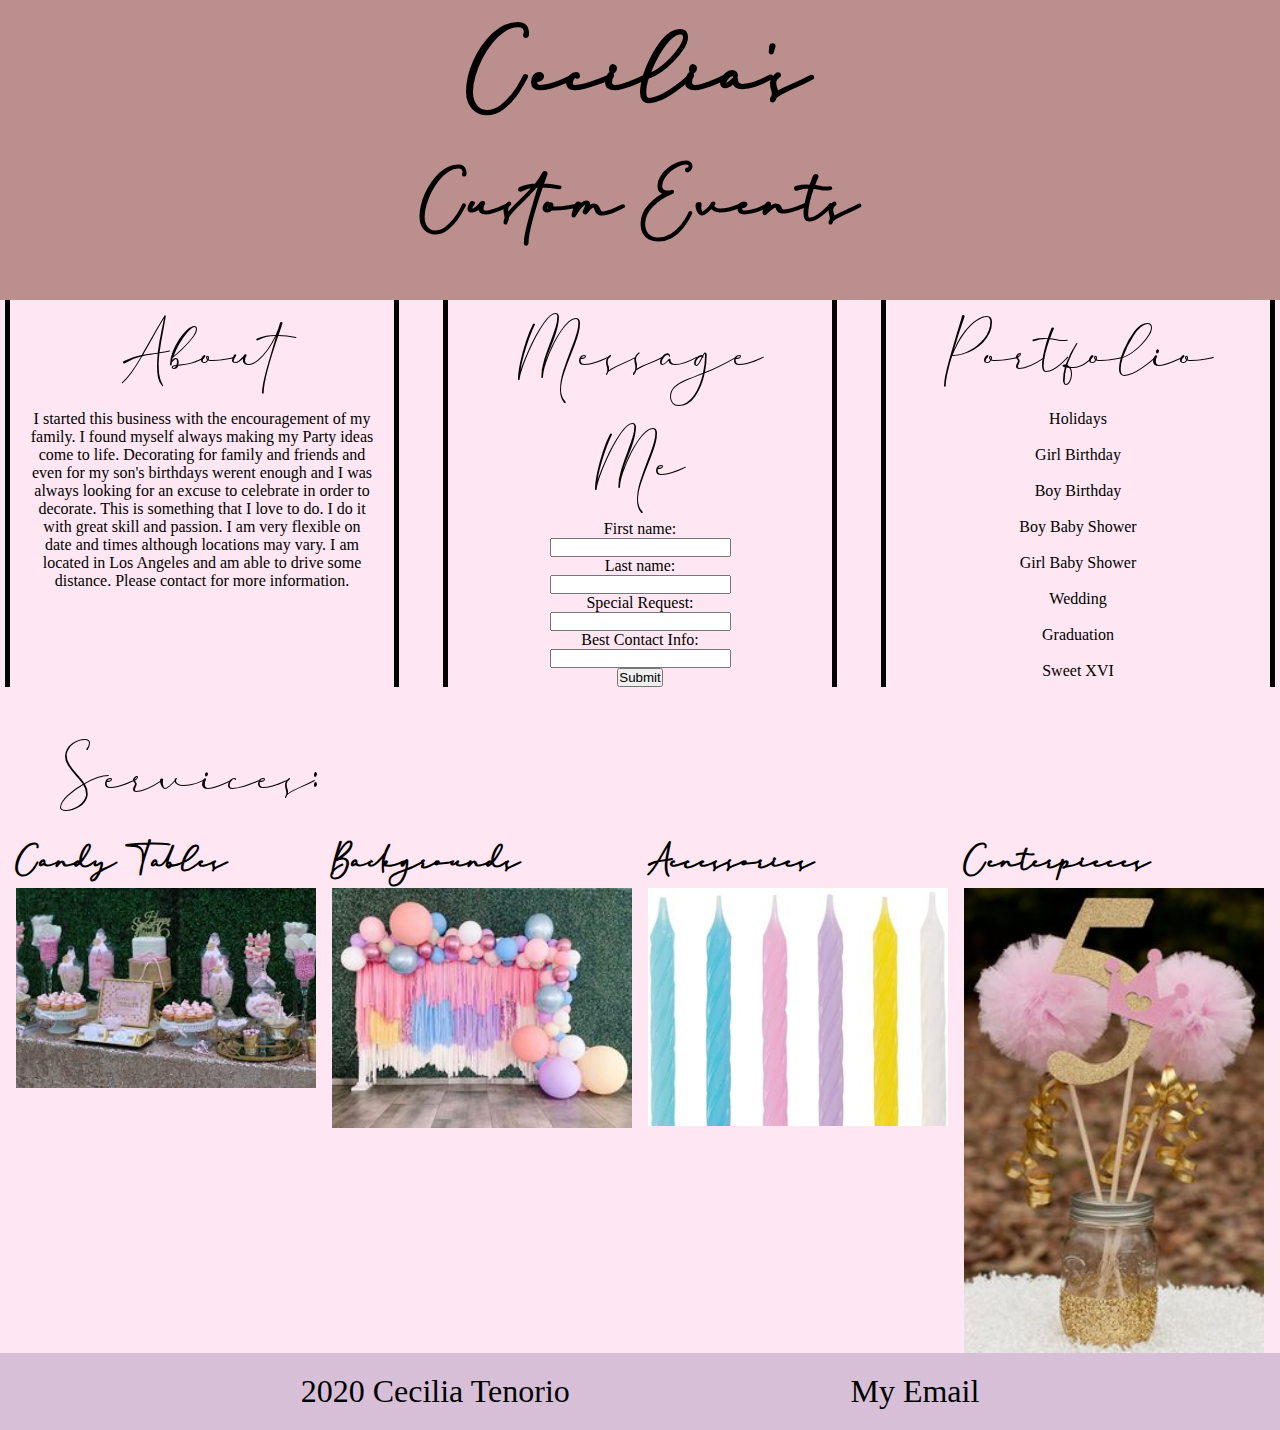
<file: index.html>
<DOCTYPE html>
<html lang="en">
<head>
            <meta charset="UTF-8">
            <meta name="viewport" content ="width=device-width, initial-scale=1.0">
            <title> My Site</title>
            <link rel ="stylesheet" href="mystyle.css">

        </head>
        <body>
            <header>
                
                <h1>Cecilia's </h1>
                <h2>Custom Events</h2>
            </header>
            
            <nav>
                <div>
                <a href="newpg1.html">About</a>
  
                <p> I started this business with the encouragement of my family. I found myself always making my Party ideas come to life. Decorating for family and friends and even for my son's birthdays werent enough and I was always looking for an excuse to celebrate in order to decorate. This is something that I love to do. I do it with great skill and passion. I am very flexible on date and times although locations may vary. I am located in Los Angeles and am able to drive some distance. Please contact for more information.   </p>
                
            </div>
           
              
 
            <div>
                    <a ref="">Message Me</a>
                    <form>
                        <label for="fname">First name:</label><br>
                        <input type="text" id="fname" name="fname"><br>
                        <label for="lname">Last name:</label><br>
                        <input type="text" id="lname" name="lname"><br>
                        <label for="request">Special Request:</label><br>
                        <input type="text" id="text"><br>
                        <label for="contact">Best Contact Info:</label><br>
                        <input type="text" id="text"><br>
                        <input type="submit" value="Submit">

                      </form>
                </div>
 
            <div>
                <a href="newpg2.html">Portfolio</a>
                <p>Holidays</p>
                <br>
                <p>Girl Birthday </p>
                <br>
                <p>Boy Birthday </p>
                <br>
                <p>Boy Baby Shower</p>
                <br>
                <p>Girl Baby Shower</p>
                <br>
                <p>Wedding</p>
                <br>
                <p>Graduation</p>
                <br>
                <p>Sweet XVI</p>
            </div>
                    </nav><br><br>
         

        <article>
            
            <h2 id="serve">Services:</h2>
        </article>    
           

            <main>
                


                <div>
                <p> <b>Candy Tables</b></p>
                <img src= "candy buffet.jpg" alt="candy">

                </div>

                <div> 
                <p> <b> Backgrounds</b></p>
                <img src= "background2.jpg" alt="background2">
            </div>

            <div>
                <p><b>Accessories</b></p>
                <img src= "accessories3.jpg" alt="accessories3">
            </div>

            <div>
                <p><b>Centerpieces</b></p>
                <img src= "centerpiece.jpg" alt="centerpiece">
           </div>
            
                 </main> 
            
            
            
               
        



       
<footer>
           <div>
               <p>2020 Cecilia Tenorio</p>
           </div>
           <div>
               <a href="mailto:ctenori@calstatela.edu">My Email</a>
           </div>
       </footer>
            
                 
                 
        </body>
        </html>
</file>
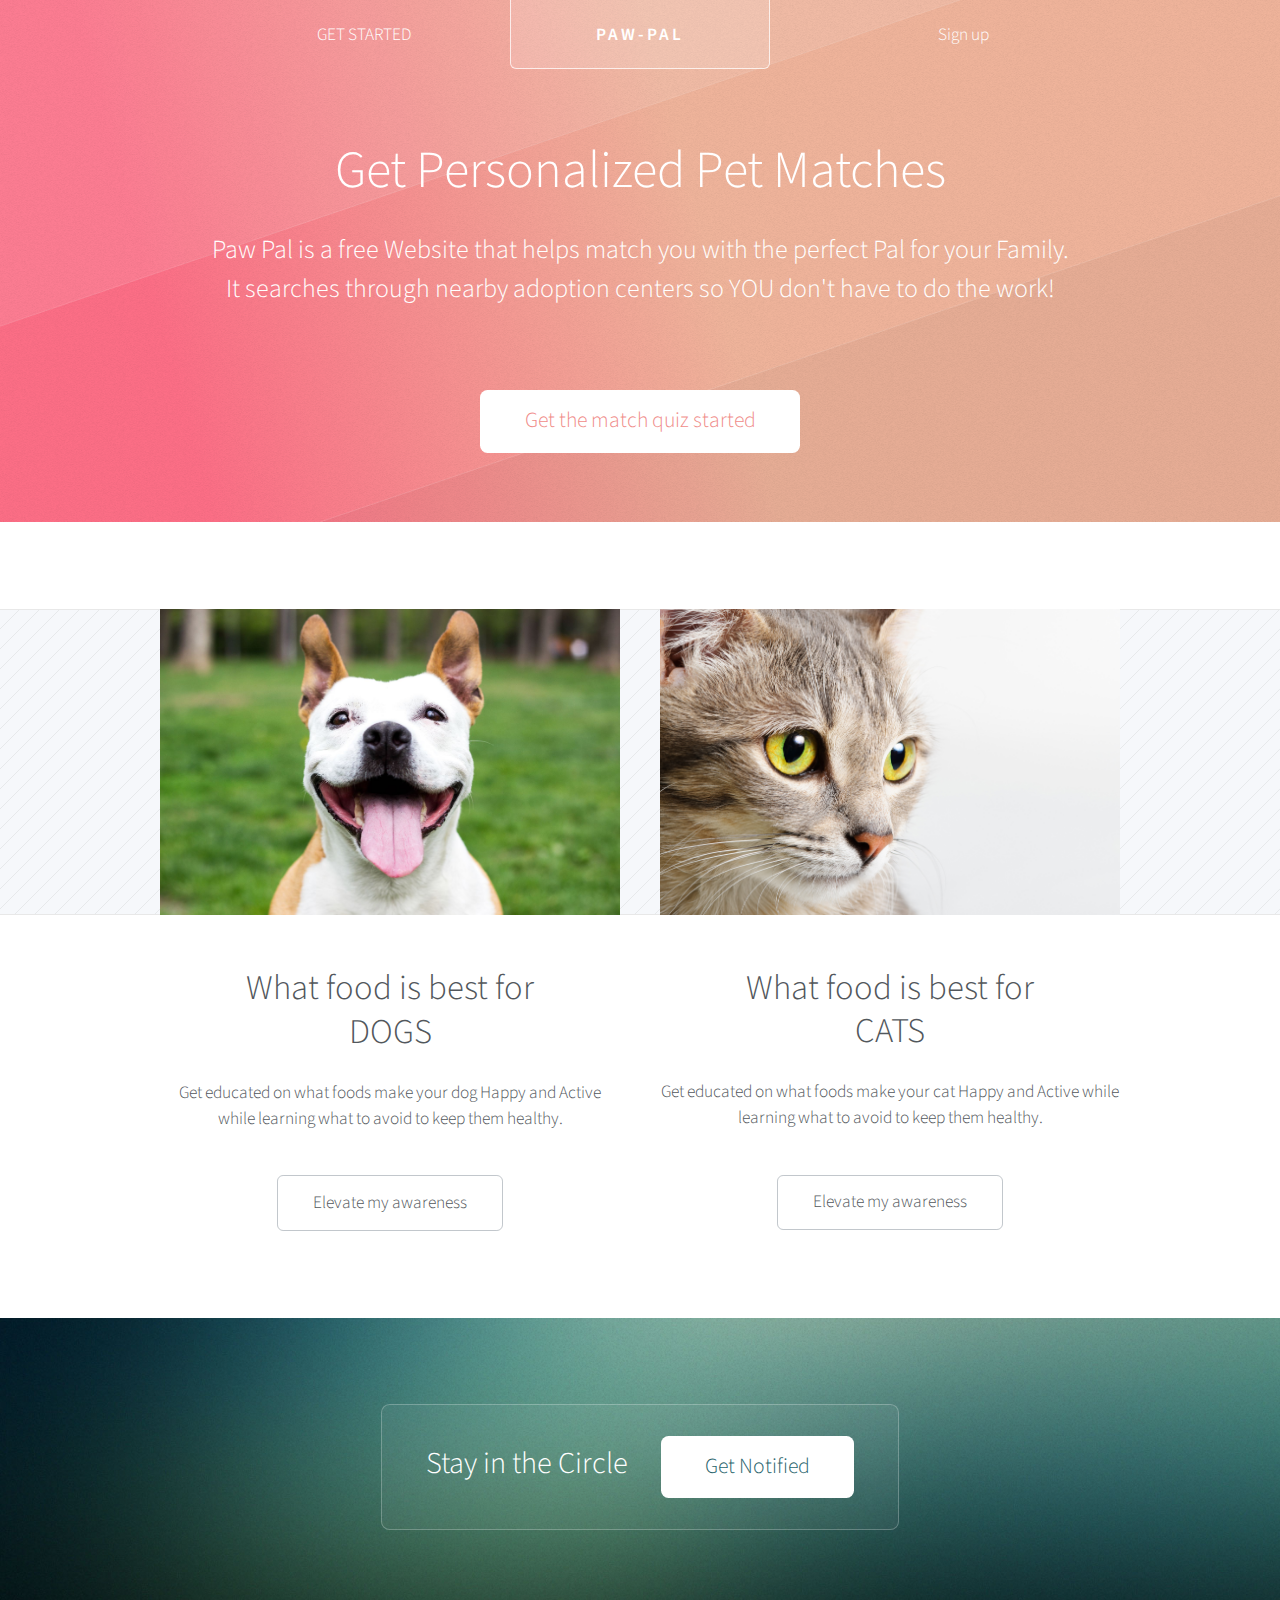
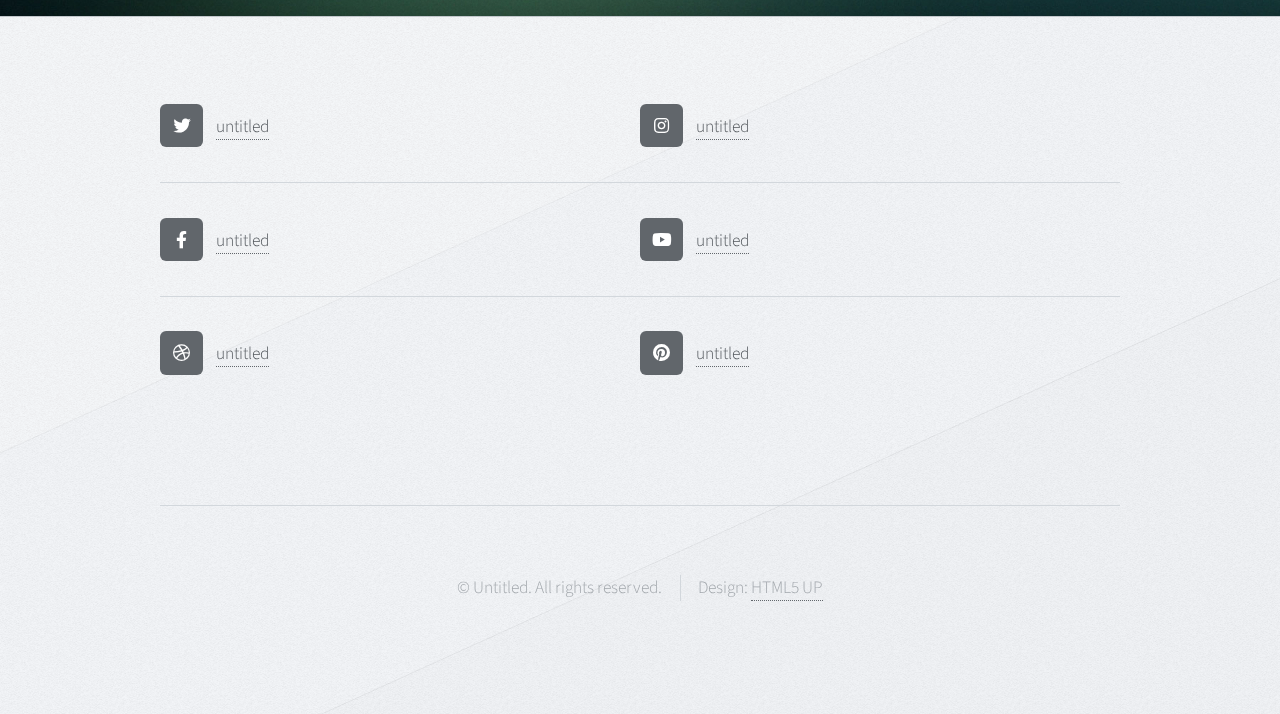
<file: dogs/index.html>
<!DOCTYPE HTML>
<!--
	Telephasic by HTML5 UP
	html5up.net | @ajlkn
	Free for personal and commercial use under the CCA 3.0 license (html5up.net/license)
-->
<html>
	<head>
		<title>Telephasic by HTML5 UP</title>
		<meta charset="utf-8" />
		<meta name="viewport" content="width=device-width, initial-scale=1, user-scalable=no" />
		<link rel="stylesheet" href="assets/css/main.css" />
	</head>
	<body class="homepage is-preload">
		<div id="page-wrapper">

			<!-- Header -->
				<div id="header-wrapper">
					<div id="header" class="container">

						<!-- Logo -->
							<h1 id="logo"><a href="index.html">Paw-Pal</a></h1>

						<!-- Nav -->
							<nav id="nav">
								<ul>
									<li>
										<a href="#">GET STARTED</a>
										<ul>
											<li><a href="#">Find a match</a></li>
											<li><a href="#">Search for nearest pals</a></li>
											<li><a href="#">Happy tails pet adoption stories</a></li>
												<ul>
													<li><a href="#">Lorem ipsum dolor</a></li>
													<li><a href="#">Phasellus consequat</a></li>
													<li><a href="#">Magna phasellus</a></li>
													<li><a href="#">Etiam dolore nisl</a></li>
												</ul>
											</li>
											
										</ul>
									</li>
									<li><a href="left-sidebar.html"></a></li>
									<li class="break"><a href="right-sidebar.html"></a></li>
									<li><a href="no-sidebar.html">Sign up</a></li>
								</ul>
							</nav>

					</div>

					<!-- Hero -->
						<section id="hero" class="container">
							<header>
								<h2>Get Personalized Pet Matches
							</a></h2>
							</header>
							<p>Paw Pal is a free Website that helps match you with the perfect Pal for your Family.
								<br> It searches through nearby adoption centers so YOU don't have to do the work! </p>
							<br />
							<ul class="actions">
								<li><a href="#" class="button">Get the match quiz started</a></li>
							</ul>
						</section>

				</div>

			<!-- Features 1 -->
				<div class="wrapper">
					<div class="container">
						<div class="row">
							<section class="col-6 col-12-narrower feature">
								<div class="image-wrapper first">
									<a href="#" class="image featured first"><img src="images/The_Science-Backed_Benefits_of_Being_a_Dog_Owner.jpg" alt="" /></a>
								</div>
								<header>
									<h2>What food is best for<br />
									DOGS</h2>
								</header>
								<p>Get educated on what foods make your dog Happy and Active while learning what to avoid to keep them healthy.</p>
								<ul class="actions">
									<li><a href="#" class="button">Elevate my awareness</a></li>
								</ul>
							</section>
							<section class="col-6 col-12-narrower feature">
								<div class="image-wrapper">
									<a href="#" class="image featured"><img src="images/cat.jpg" alt="" /></a>
								</div>
								<header>
									<h2>What food is best for<br />
									CATS</h2>
								</header>
								<p>Get educated on what foods make your cat Happy and Active while learning what to avoid to keep them healthy.</p>
								<ul class="actions">
									<li><a href="#" class="button">Elevate my awareness</a></li>
								</ul>
							</section>
						</div>
					</div>
				</div>

			<!-- Promo -->
				<div id="promo-wrapper">
					<section id="promo">
						<h2>Stay in the Circle</h2>
						<a href="#" class="button">Get Notified</a>
					</section>
				</div>

			

			<!-- Footer -->
				<div id="footer-wrapper">
					<div id="footer" class="container">
					
						<div class="row">
							
							<section class="col-12 col-12-narrower">
								<div class="row gtr-0">
									<ul class="divided icons col-6 col-12-mobile">
										<li class="icon brands fa-twitter"><a href="#"><span class="extra">twitter.com/</span>untitled</a></li>
										<li class="icon brands fa-facebook-f"><a href="#"><span class="extra">facebook.com/</span>untitled</a></li>
										<li class="icon brands fa-dribbble"><a href="#"><span class="extra">dribbble.com/</span>untitled</a></li>
									</ul>
									<ul class="divided icons col-6 col-12-mobile">
										<li class="icon brands fa-instagram"><a href="#"><span class="extra">instagram.com/</span>untitled</a></li>
										<li class="icon brands fa-youtube"><a href="#"><span class="extra">youtube.com/</span>untitled</a></li>
										<li class="icon brands fa-pinterest"><a href="#"><span class="extra">pinterest.com/</span>untitled</a></li>
									</ul>
								</div>
							</section>
						</div>
					</div>
					<div id="copyright" class="container">
						<ul class="menu">
							<li>&copy; Untitled. All rights reserved.</li><li>Design: <a href="http://html5up.net">HTML5 UP</a></li>
						</ul>
					</div>
				</div>

		</div>

		<!-- Scripts -->
			<script src="assets/js/jquery.min.js"></script>
			<script src="assets/js/jquery.dropotron.min.js"></script>
			<script src="assets/js/browser.min.js"></script>
			<script src="assets/js/breakpoints.min.js"></script>
			<script src="assets/js/util.js"></script>
			<script src="assets/js/main.js"></script>

	</body>
</html>
</file>
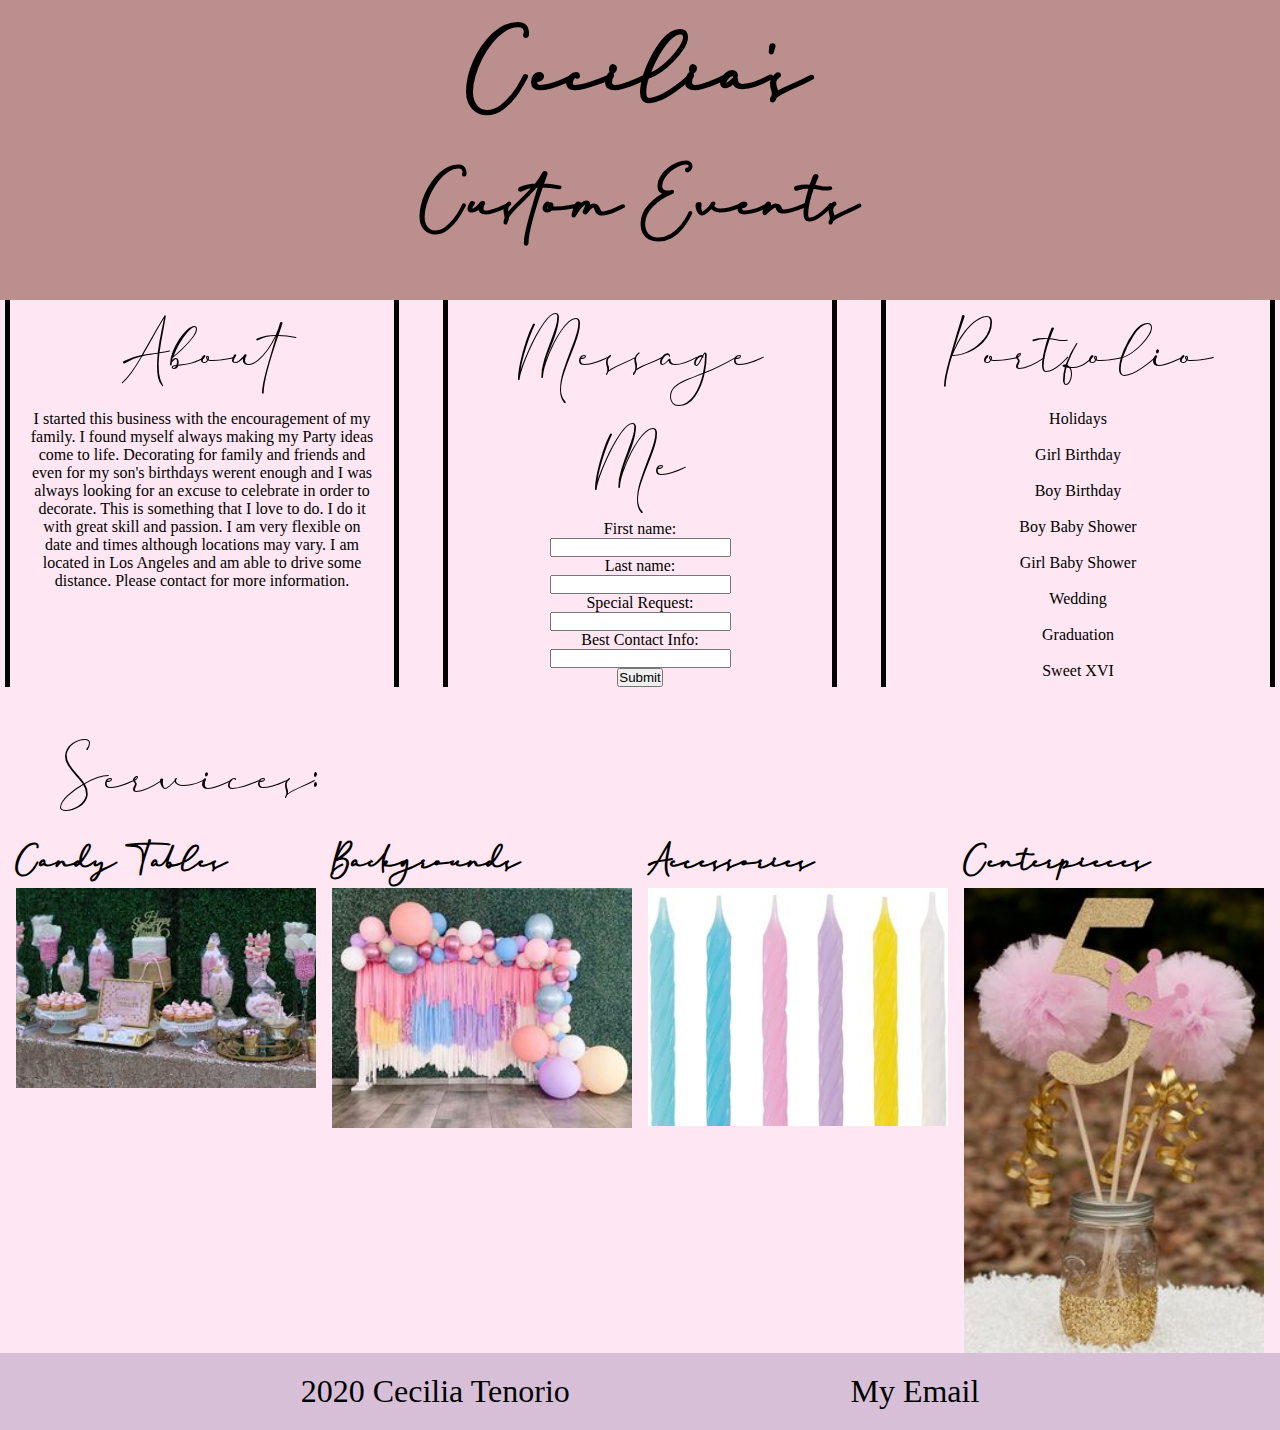
<file: index.html.html>
<DOCTYPE html>
<html lang="en">
<head>
            <meta charset="UTF-8">
            <meta name="viewport" content ="width=device-width, initial-scale=1.0">
            <title> My Site</title>
            <link rel ="stylesheet" href="mystyle.css">

        </head>
        <body>
            <header>
                
                <h1>Cecilia's </h1>
                <h2>Custom Events</h2>
            </header>
            
            <nav>
                <div>
                <a href="newpg1.html">About</a>
  
                <p> I started this business with the encouragement of my family. I found myself always making my Party ideas come to life. Decorating for family and friends and even for my son's birthdays werent enough and I was always looking for an excuse to celebrate in order to decorate. This is something that I love to do. I do it with great skill and passion. I am very flexible on date and times although locations may vary. I am located in Los Angeles and am able to drive some distance. Please contact for more information.   </p>
                
            </div>
           
              
 
            <div>
                    <a ref="">Message Me</a>
                    <form>
                        <label for="fname">First name:</label><br>
                        <input type="text" id="fname" name="fname"><br>
                        <label for="lname">Last name:</label><br>
                        <input type="text" id="lname" name="lname"><br>
                        <label for="request">Special Request:</label><br>
                        <input type="text" id="text"><br>
                        <label for="contact">Best Contact Info:</label><br>
                        <input type="text" id="text"><br>
                        <input type="submit" value="Submit">

                      </form>
                </div>
 
            <div>
                <a href="newpg2.html">Portfolio</a>
                <p>Holidays</p>
                <br>
                <p>Girl Birthday </p>
                <br>
                <p>Boy Birthday </p>
                <br>
                <p>Boy Baby Shower</p>
                <br>
                <p>Girl Baby Shower</p>
                <br>
                <p>Wedding</p>
                <br>
                <p>Graduation</p>
                <br>
                <p>Sweet XVI</p>
            </div>
                    </nav><br><br>
         

        <article>
            
            <h2 id="serve">Services:</h2>
        </article>    
           

            <main>
                


                <div>
                <p> <b>Candy Tables</b></p>
                <img src= "candy buffet.jpg" alt="candy">

                </div>

                <div> 
                <p> <b> Backgrounds</b></p>
                <img src= "background2.jpg" alt="background2">
            </div>

            <div>
                <p><b>Accessories</b></p>
                <img src= "accessories3.jpg" alt="accessories3">
            </div>

            <div>
                <p><b>Centerpieces</b></p>
                <img src= "centerpiece.jpg" alt="centerpiece">
           </div>
            
                 </main> 
            
            
            
               
        



       
<footer>
           <div>
               <p>2020 Cecilia Tenorio</p>
           </div>
           <div>
               <a href="mailto:ctenori@calstatela.edu">My Email</a>
           </div>
       </footer>
            
                 
                 
        </body>
        </html>
</file>
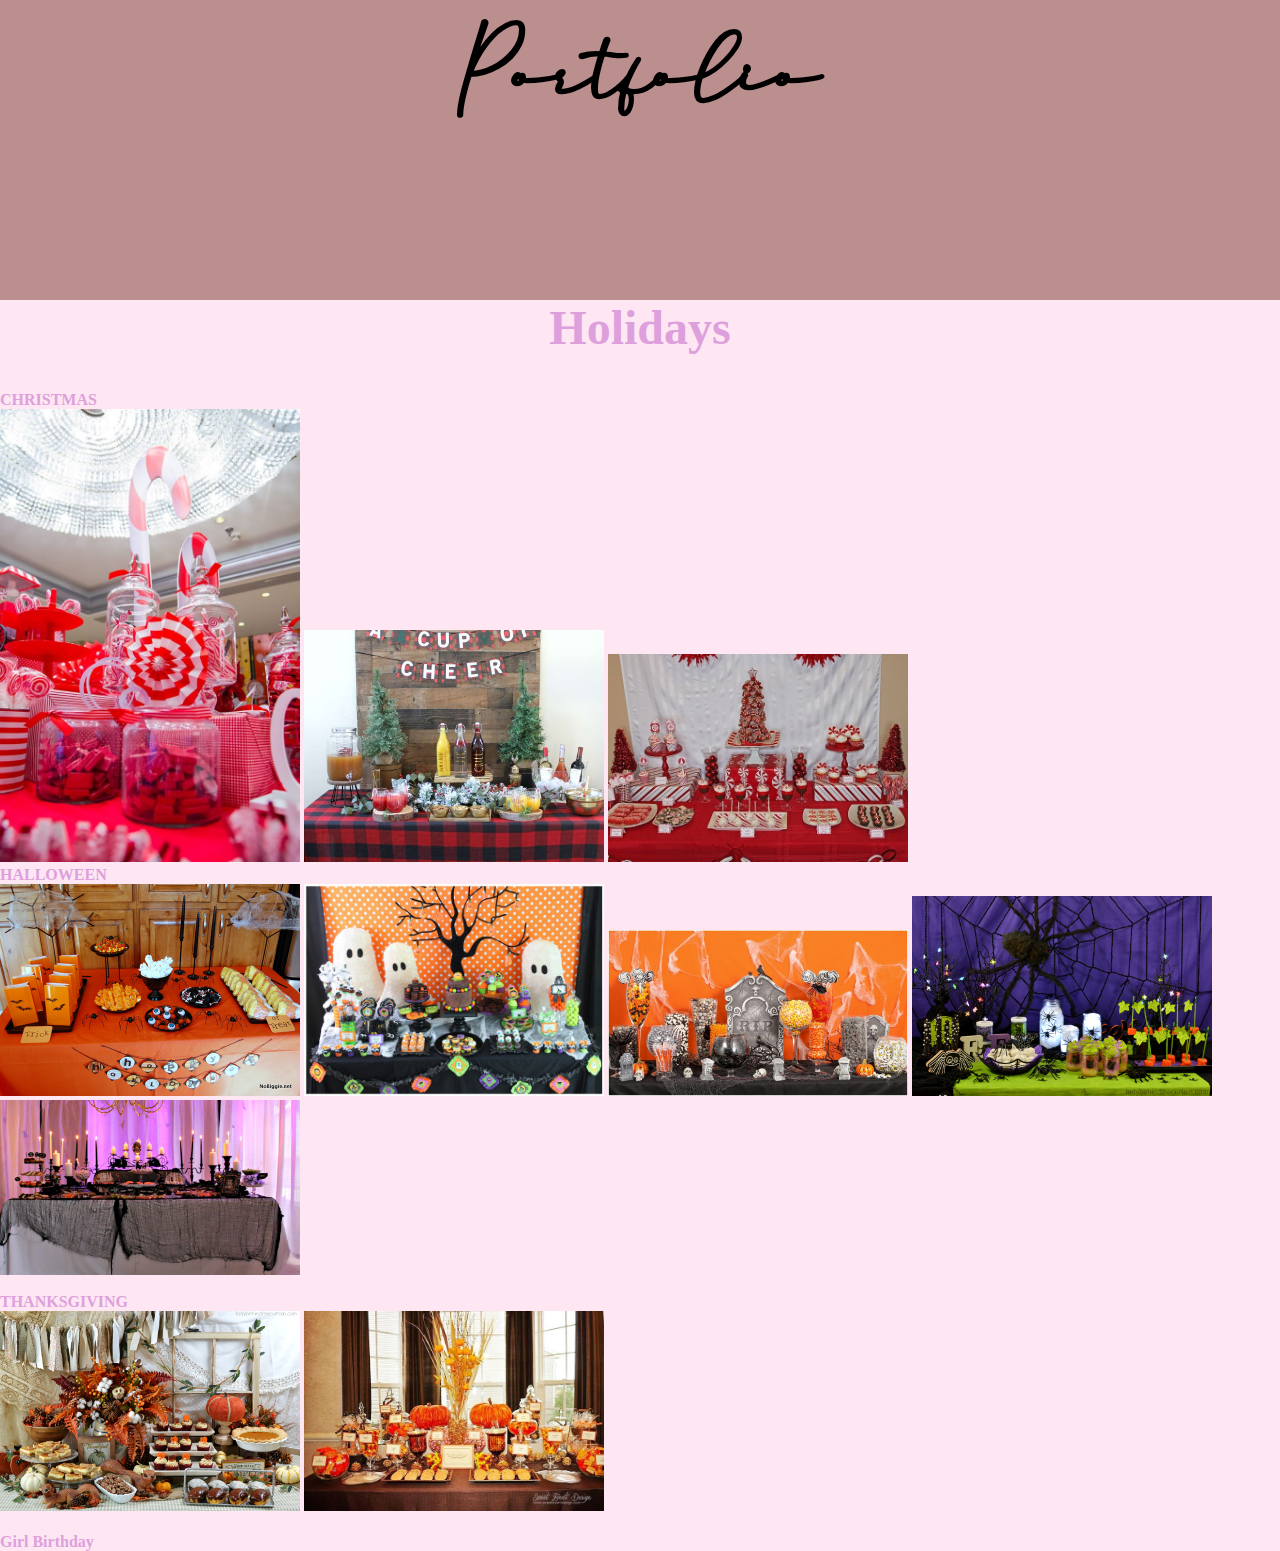
<file: newpg2.html>
<DOCTYPE html>
    <html lang="en">
    <head>
                <meta charset="UTF-8">
                <meta name="viewport" content ="width=device-width, initial-scale=1.0">
                <title>Portfolio</title>
                <link rel ="stylesheet" href="mystyle.css">
    
            </head>
            <body>
                <header>
                <h1>Portfolio</h1>
                </header>
                <style>

                    body{
                        background-color: rgba(245, 89, 162, 0.144);
                        color:plum;
                    }

                </style>


<main id="Portfolio">

<div>
    <a href="newpg2.html"></a>
    <p> <b>Holidays</b></p>
    </main>
    <br>
    <br>
    <p> <b> CHRISTMAS</b></p>
    <img src="christmas.jpg" alt="christmas">
    <img src="christmasparty2.jpg" alt="christmas">
    <img src="christmasparty3.jpg" alt="christmas">
    
</div><br>


<div>
    <p> <b> HALLOWEEN </b></p>
    <img src="halloween1.jpg" alt="Halloween">
    <img src="halloween2.jpg" alt="Halloween">
    <img src="halloween3.jpg" alt="Halloween">
    <img src="halloween4.jpg" alt="Halloween">
    <img src="halloween5.jpg" alt="Halloween">

</div><br> 

<div>
    <p> <b>THANKSGIVING</b></p>
    <img src="tg.jpg" alt="thanksgiving">
    <img src="tg2.jpg" alt="thanksgiving">
      
</div><br>

<p><b>Girl Birthday</b></p>
</header>

</div>



</body>
</file>
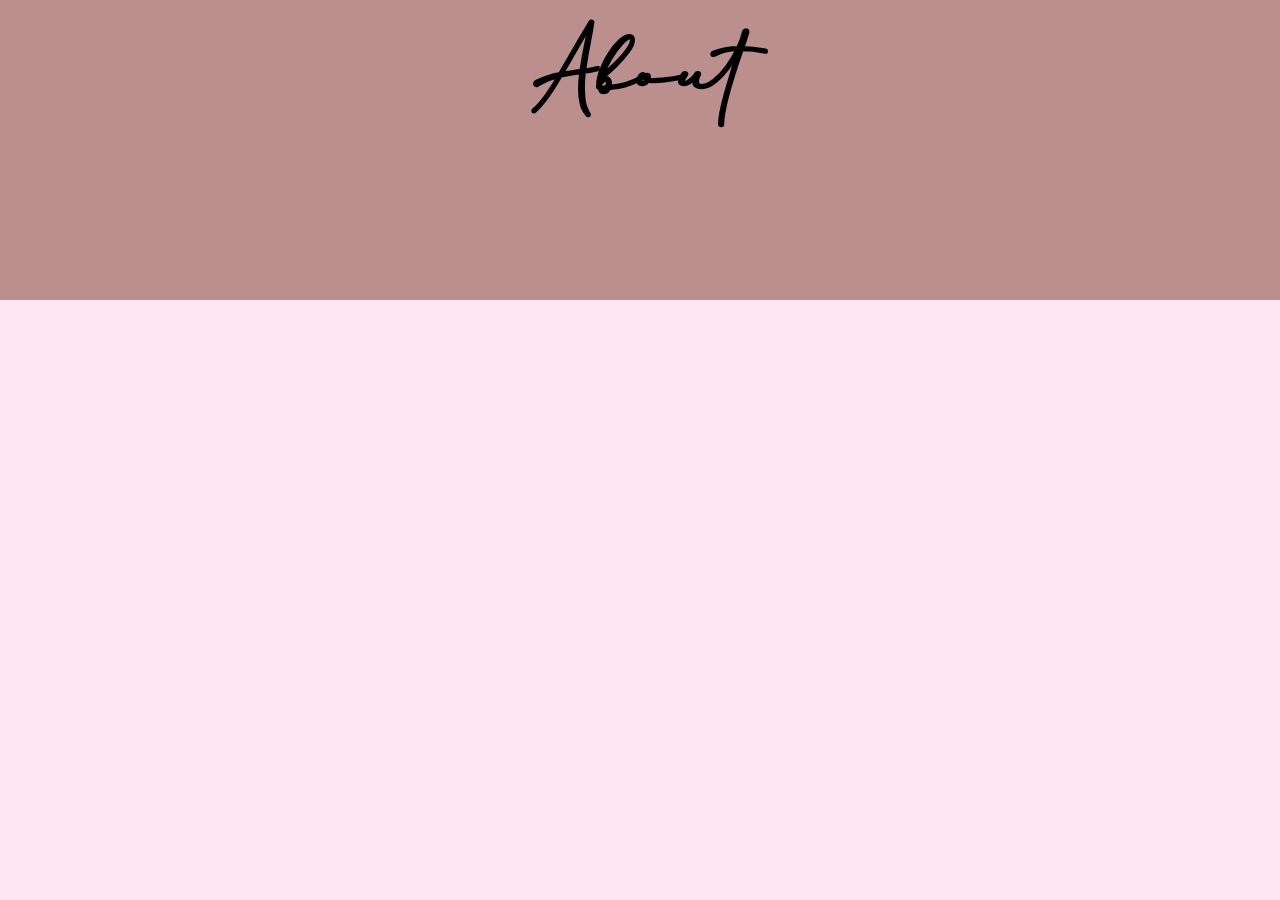
<file: newpg3.html>
<DOCTYPE html>
    <html lang="en">
    <head>
                <meta charset="UTF-8">
                <meta name="viewport" content ="width=device-width, initial-scale=1.0">
                <title> About</title>
                <link rel ="stylesheet" href="mystyle.css">
    
            </head>
            <body>
                <header>
                <h1>About</h1>
                </header>
                <style>

                    body{
                        background-color: rgba(245, 89, 162, 0.144);
                        color:plum

                        </style>
</file>
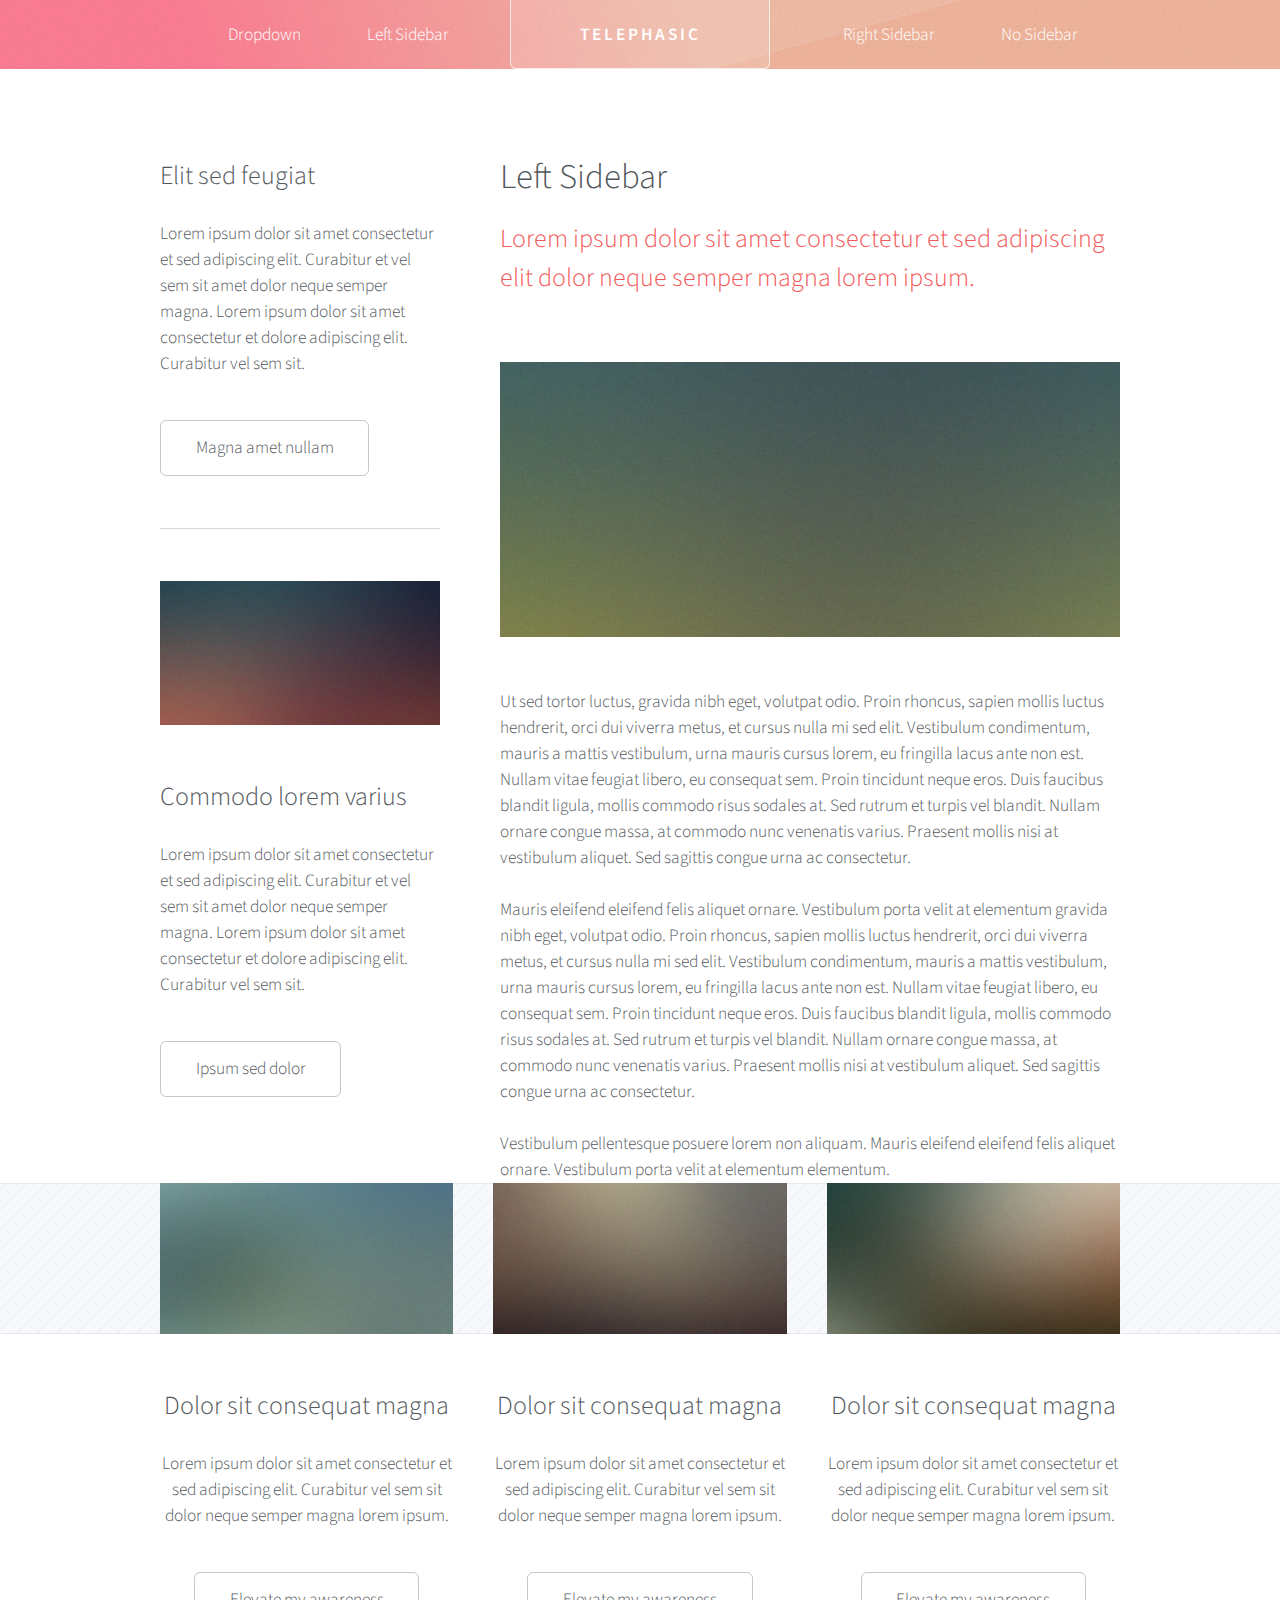
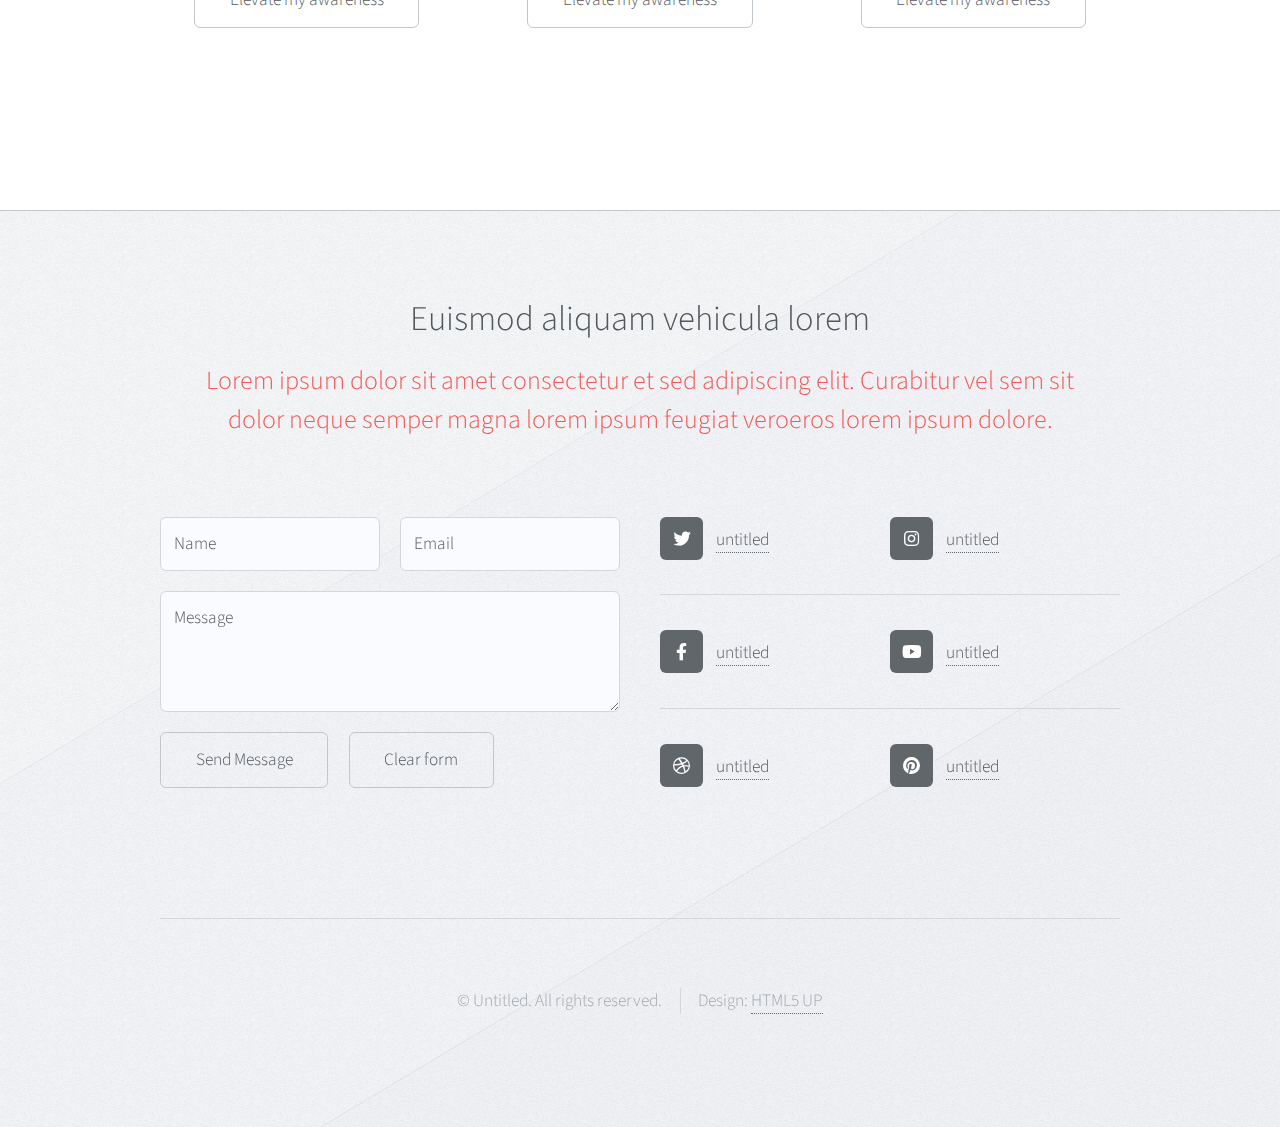
<file: dogs/left-sidebar.html>
<!DOCTYPE HTML>
<!--
	Telephasic by HTML5 UP
	html5up.net | @ajlkn
	Free for personal and commercial use under the CCA 3.0 license (html5up.net/license)
-->
<html>
	<head>
		<title>Telephasic by HTML5 UP</title>
		<meta charset="utf-8" />
		<meta name="viewport" content="width=device-width, initial-scale=1, user-scalable=no" />
		<link rel="stylesheet" href="assets/css/main.css" />
	</head>
	<body class="left-sidebar is-preload">
		<div id="page-wrapper">

			<!-- Header -->
				<div id="header-wrapper">
					<div id="header" class="container">

						<!-- Logo -->
							<h1 id="logo"><a href="index.html">Telephasic</a></h1>

						<!-- Nav -->
							<nav id="nav">
								<ul>
									<li>
										<a href="#">Dropdown</a>
										<ul>
											<li><a href="#">Lorem ipsum dolor</a></li>
											<li><a href="#">Magna phasellus</a></li>
											<li><a href="#">Etiam dolore nisl</a></li>
											<li>
												<a href="#">Phasellus consequat</a>
												<ul>
													<li><a href="#">Lorem ipsum dolor</a></li>
													<li><a href="#">Phasellus consequat</a></li>
													<li><a href="#">Magna phasellus</a></li>
													<li><a href="#">Etiam dolore nisl</a></li>
												</ul>
											</li>
											<li><a href="#">Veroeros feugiat</a></li>
										</ul>
									</li>
									<li><a href="left-sidebar.html">Left Sidebar</a></li>
									<li class="break"><a href="right-sidebar.html">Right Sidebar</a></li>
									<li><a href="no-sidebar.html">No Sidebar</a></li>
								</ul>
							</nav>

					</div>
				</div>

			<!-- Main -->
				<div class="wrapper">
					<div class="container" id="main">
						<div class="row gtr-150">
							<div class="col-4 col-12-narrower">

								<!-- Sidebar -->
									<section id="sidebar">
										<section>
											<header>
												<h3>Elit sed feugiat</h3>
											</header>
											<p>Lorem ipsum dolor sit amet consectetur et sed adipiscing elit. Curabitur et vel
											sem sit amet dolor neque semper magna. Lorem ipsum dolor sit amet consectetur et dolore
											adipiscing elit. Curabitur vel sem sit.</p>
											<ul class="actions">
												<li><a href="#" class="button">Magna amet nullam</a></li>
											</ul>
										</section>
										<section>
											<a href="#" class="image featured"><img src="images/pic07.jpg" alt="" /></a>
											<header>
												<h3>Commodo lorem varius</h3>
											</header>
											<p>Lorem ipsum dolor sit amet consectetur et sed adipiscing elit. Curabitur et vel
											sem sit amet dolor neque semper magna. Lorem ipsum dolor sit amet consectetur et dolore
											adipiscing elit. Curabitur vel sem sit.</p>
											<ul class="actions">
												<li><a href="#" class="button">Ipsum sed dolor</a></li>
											</ul>
										</section>
									</section>

							</div>
							<div class="col-8 col-12-narrower imp-narrower">

								<!-- Content -->
									<article id="content">
										<header>
											<h2>Left Sidebar</h2>
											<p>Lorem ipsum dolor sit amet consectetur et sed adipiscing elit
											dolor neque semper magna lorem ipsum.</p>
										</header>
										<a href="#" class="image featured"><img src="images/pic02.jpg" alt="" /></a>
										<p>Ut sed tortor luctus, gravida nibh eget, volutpat odio. Proin rhoncus, sapien
										mollis luctus hendrerit, orci dui viverra metus, et cursus nulla mi sed elit. Vestibulum
										condimentum, mauris a mattis vestibulum, urna mauris cursus lorem, eu fringilla lacus
										ante non est. Nullam vitae feugiat libero, eu consequat sem. Proin tincidunt neque
										eros. Duis faucibus blandit ligula, mollis commodo risus sodales at. Sed rutrum et
										turpis vel blandit. Nullam ornare congue massa, at commodo nunc venenatis varius.
										Praesent mollis nisi at vestibulum aliquet. Sed sagittis congue urna ac consectetur.</p>
										<p>Mauris eleifend eleifend felis aliquet ornare. Vestibulum porta velit at elementum
										gravida nibh eget, volutpat odio. Proin rhoncus, sapien
										mollis luctus hendrerit, orci dui viverra metus, et cursus nulla mi sed elit. Vestibulum
										condimentum, mauris a mattis vestibulum, urna mauris cursus lorem, eu fringilla lacus
										ante non est. Nullam vitae feugiat libero, eu consequat sem. Proin tincidunt neque
										eros. Duis faucibus blandit ligula, mollis commodo risus sodales at. Sed rutrum et
										turpis vel blandit. Nullam ornare congue massa, at commodo nunc venenatis varius.
										Praesent mollis nisi at vestibulum aliquet. Sed sagittis congue urna ac consectetur.</p>
										<p>Vestibulum pellentesque posuere lorem non aliquam. Mauris eleifend eleifend
										felis aliquet ornare. Vestibulum porta velit at elementum elementum.</p>
									</article>

							</div>
						</div>
						<div class="row features">
							<section class="col-4 col-12-narrower feature">
								<div class="image-wrapper first">
									<a href="#" class="image featured"><img src="images/pic03.jpg" alt="" /></a>
								</div>
								<header>
									<h3>Dolor sit consequat magna</h3>
								</header>
								<p>Lorem ipsum dolor sit amet consectetur et sed adipiscing elit. Curabitur
								vel sem sit dolor neque semper magna lorem ipsum.</p>
								<ul class="actions">
									<li><a href="#" class="button">Elevate my awareness</a></li>
								</ul>
							</section>
							<section class="col-4 col-12-narrower feature">
								<div class="image-wrapper">
									<a href="#" class="image featured"><img src="images/pic04.jpg" alt="" /></a>
								</div>
								<header>
									<h3>Dolor sit consequat magna</h3>
								</header>
								<p>Lorem ipsum dolor sit amet consectetur et sed adipiscing elit. Curabitur
								vel sem sit dolor neque semper magna lorem ipsum.</p>
								<ul class="actions">
									<li><a href="#" class="button">Elevate my awareness</a></li>
								</ul>
							</section>
							<section class="col-4 col-12-narrower feature">
								<div class="image-wrapper">
									<a href="#" class="image featured"><img src="images/pic05.jpg" alt="" /></a>
								</div>
								<header>
									<h3>Dolor sit consequat magna</h3>
								</header>
								<p>Lorem ipsum dolor sit amet consectetur et sed adipiscing elit. Curabitur
								vel sem sit dolor neque semper magna lorem ipsum.</p>
								<ul class="actions">
									<li><a href="#" class="button">Elevate my awareness</a></li>
								</ul>
							</section>
						</div>
					</div>
				</div>

			<!-- Footer -->
				<div id="footer-wrapper">
					<div id="footer" class="container">
						<header class="major">
							<h2>Euismod aliquam vehicula lorem</h2>
							<p>Lorem ipsum dolor sit amet consectetur et sed adipiscing elit. Curabitur vel sem sit<br />
							dolor neque semper magna lorem ipsum feugiat veroeros lorem ipsum dolore.</p>
						</header>
						<div class="row">
							<section class="col-6 col-12-narrower">
								<form method="post" action="#">
									<div class="row gtr-50">
										<div class="col-6 col-12-mobile">
											<input name="name" placeholder="Name" type="text" />
										</div>
										<div class="col-6 col-12-mobile">
											<input name="email" placeholder="Email" type="text" />
										</div>
										<div class="col-12">
											<textarea name="message" placeholder="Message"></textarea>
										</div>
										<div class="col-12">
											<ul class="actions">
												<li><input type="submit" value="Send Message" /></li>
												<li><input type="reset" value="Clear form" /></li>
											</ul>
										</div>
									</div>
								</form>
							</section>
							<section class="col-6 col-12-narrower">
								<div class="row gtr-0">
									<ul class="divided icons col-6 col-12-mobile">
										<li class="icon brands fa-twitter"><a href="#"><span class="extra">twitter.com/</span>untitled</a></li>
										<li class="icon brands fa-facebook-f"><a href="#"><span class="extra">facebook.com/</span>untitled</a></li>
										<li class="icon brands fa-dribbble"><a href="#"><span class="extra">dribbble.com/</span>untitled</a></li>
									</ul>
									<ul class="divided icons col-6 col-12-mobile">
										<li class="icon brands fa-instagram"><a href="#"><span class="extra">instagram.com/</span>untitled</a></li>
										<li class="icon brands fa-youtube"><a href="#"><span class="extra">youtube.com/</span>untitled</a></li>
										<li class="icon brands fa-pinterest"><a href="#"><span class="extra">pinterest.com/</span>untitled</a></li>
									</ul>
								</div>
							</section>
						</div>
					</div>
					<div id="copyright" class="container">
						<ul class="menu">
							<li>&copy; Untitled. All rights reserved.</li><li>Design: <a href="http://html5up.net">HTML5 UP</a></li>
						</ul>
					</div>
				</div>

		</div>

		<!-- Scripts -->
			<script src="assets/js/jquery.min.js"></script>
			<script src="assets/js/jquery.dropotron.min.js"></script>
			<script src="assets/js/browser.min.js"></script>
			<script src="assets/js/breakpoints.min.js"></script>
			<script src="assets/js/util.js"></script>
			<script src="assets/js/main.js"></script>

	</body>
</html>
</file>
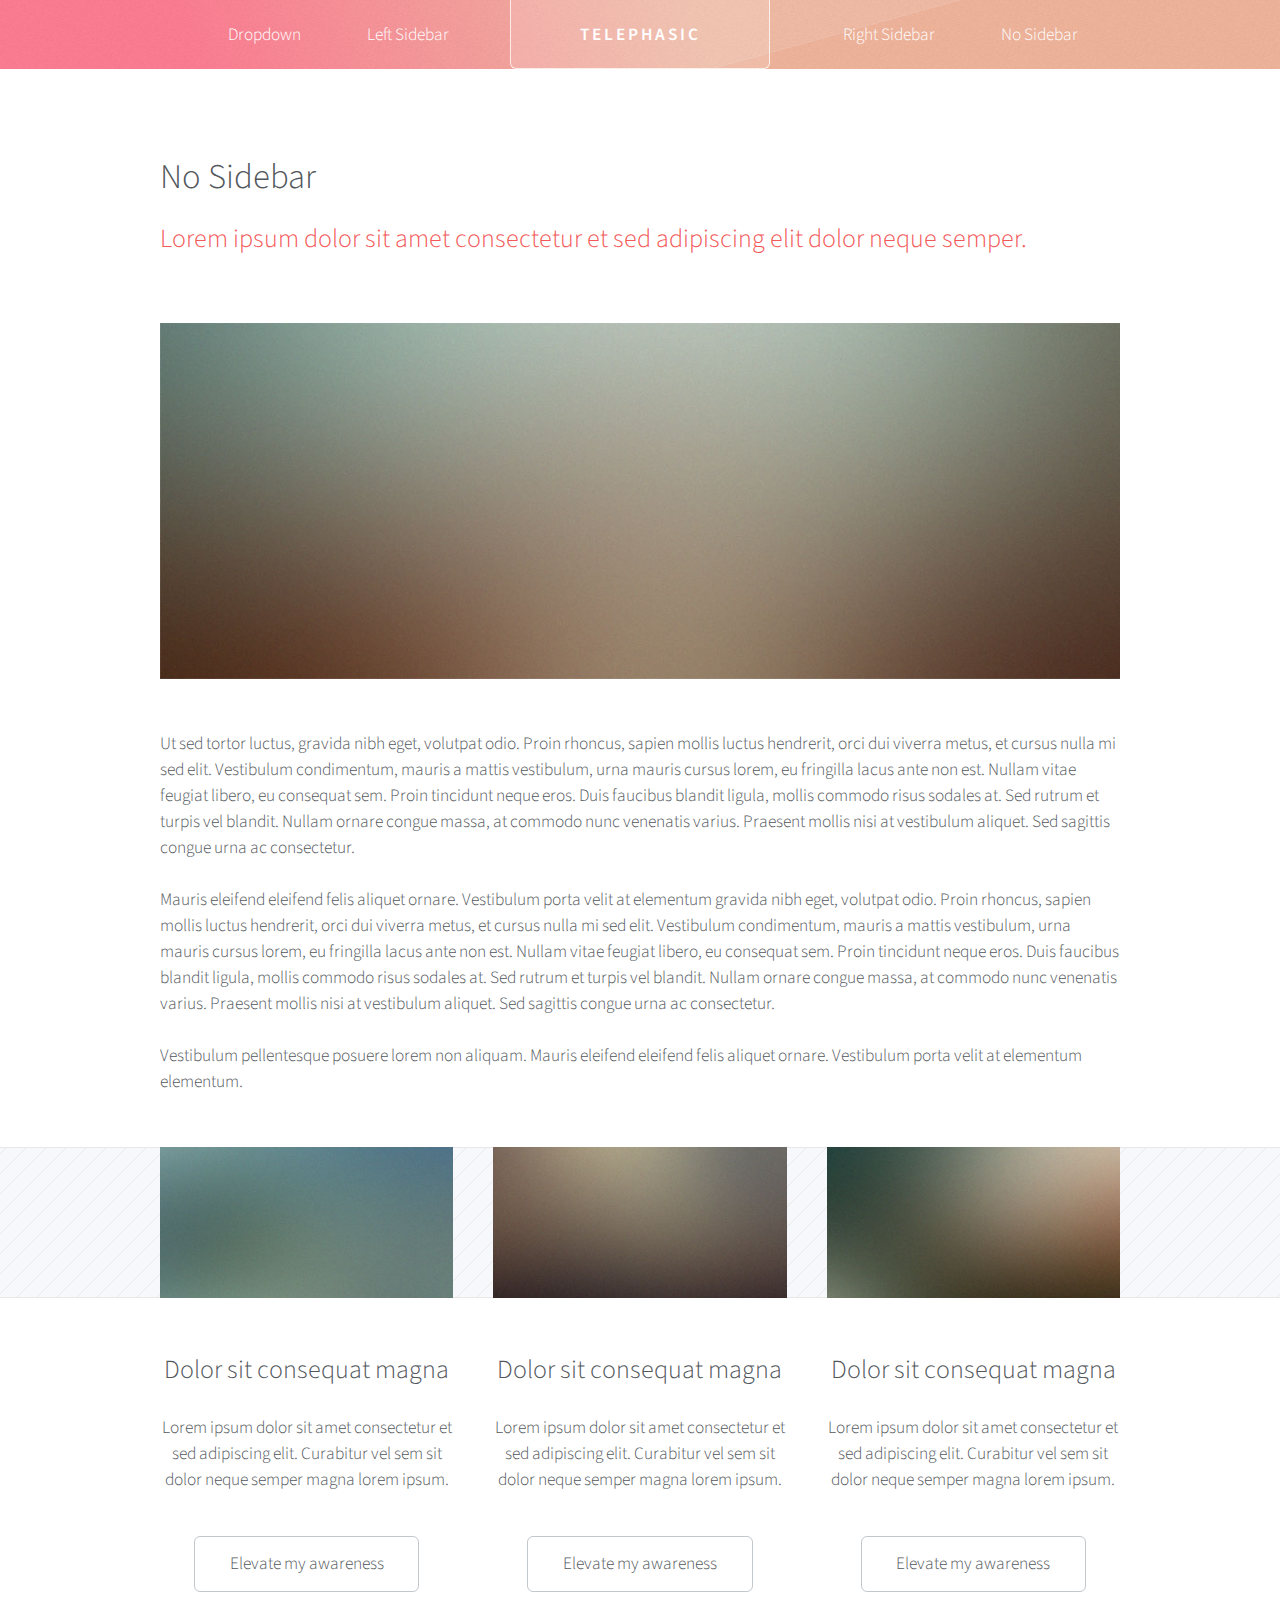
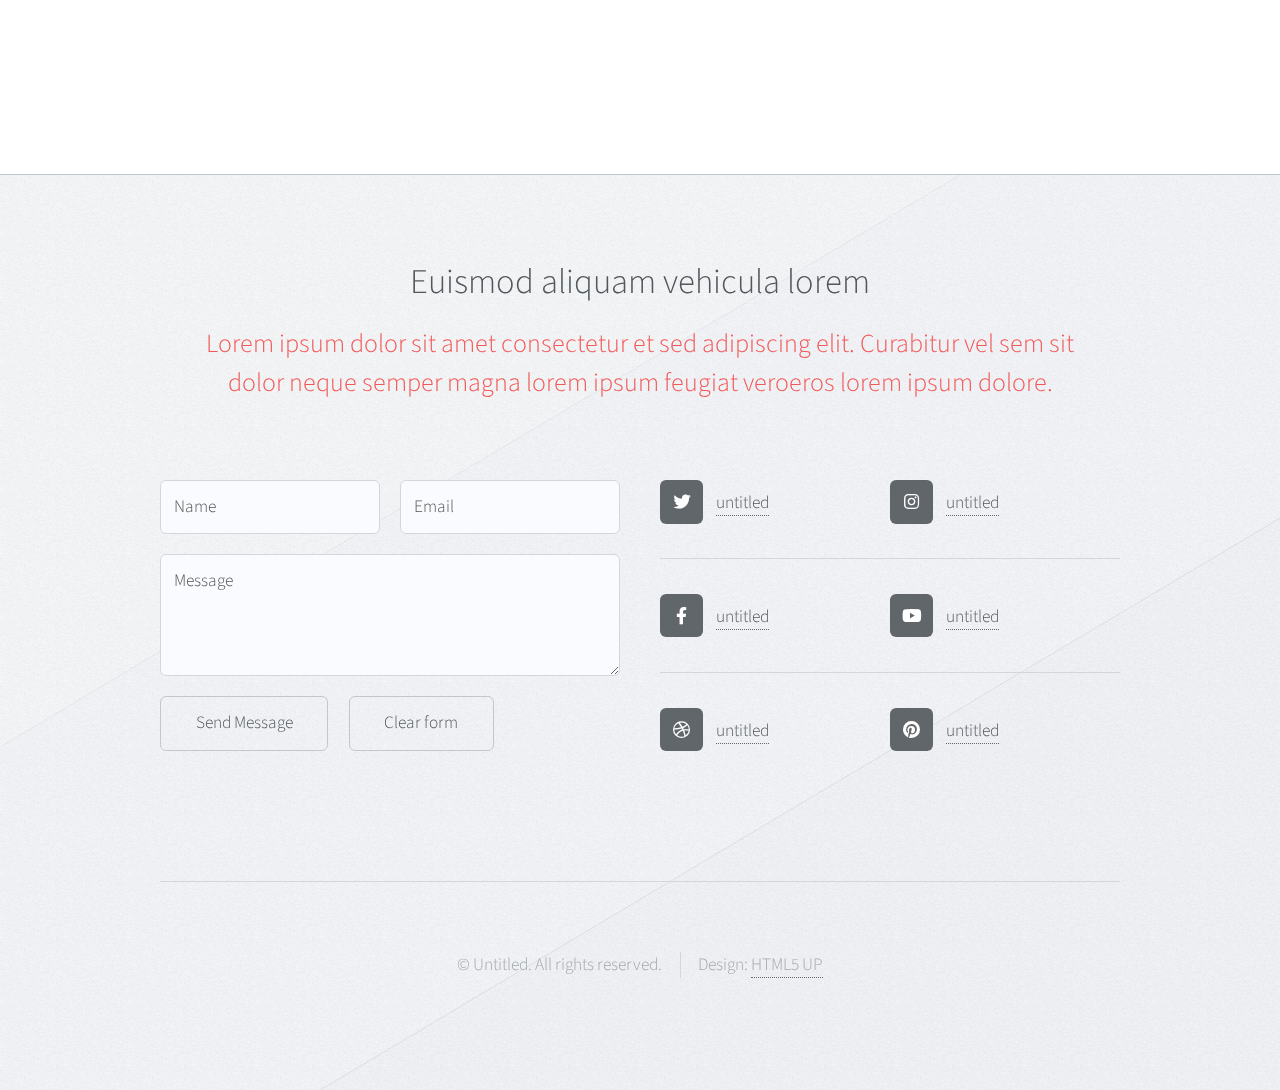
<file: dogs/no-sidebar.html>
<!DOCTYPE HTML>
<!--
	Telephasic by HTML5 UP
	html5up.net | @ajlkn
	Free for personal and commercial use under the CCA 3.0 license (html5up.net/license)
-->
<html>
	<head>
		<title>Telephasic by HTML5 UP</title>
		<meta charset="utf-8" />
		<meta name="viewport" content="width=device-width, initial-scale=1, user-scalable=no" />
		<link rel="stylesheet" href="assets/css/main.css" />
	</head>
	<body class="no-sidebar is-preload">
		<div id="page-wrapper">

			<!-- Header -->
				<div id="header-wrapper">
					<div id="header" class="container">

						<!-- Logo -->
							<h1 id="logo"><a href="index.html">Telephasic</a></h1>

						<!-- Nav -->
							<nav id="nav">
								<ul>
									<li>
										<a href="#">Dropdown</a>
										<ul>
											<li><a href="#">Lorem ipsum dolor</a></li>
											<li><a href="#">Magna phasellus</a></li>
											<li><a href="#">Etiam dolore nisl</a></li>
											<li>
												<a href="#">Phasellus consequat</a>
												<ul>
													<li><a href="#">Lorem ipsum dolor</a></li>
													<li><a href="#">Phasellus consequat</a></li>
													<li><a href="#">Magna phasellus</a></li>
													<li><a href="#">Etiam dolore nisl</a></li>
												</ul>
											</li>
											<li><a href="#">Veroeros feugiat</a></li>
										</ul>
									</li>
									<li><a href="left-sidebar.html">Left Sidebar</a></li>
									<li class="break"><a href="right-sidebar.html">Right Sidebar</a></li>
									<li><a href="no-sidebar.html">No Sidebar</a></li>
								</ul>
							</nav>

					</div>
				</div>

			<!-- Main -->
				<div class="wrapper">
					<div class="container" id="main">

						<!-- Content -->
							<article id="content">
								<header>
									<h2>No Sidebar</h2>
									<p>Lorem ipsum dolor sit amet consectetur et sed adipiscing elit
									dolor neque semper.</p>
								</header>
								<a href="#" class="image featured"><img src="images/pic06.jpg" alt="" /></a>
								<p>Ut sed tortor luctus, gravida nibh eget, volutpat odio. Proin rhoncus, sapien
								mollis luctus hendrerit, orci dui viverra metus, et cursus nulla mi sed elit. Vestibulum
								condimentum, mauris a mattis vestibulum, urna mauris cursus lorem, eu fringilla lacus
								ante non est. Nullam vitae feugiat libero, eu consequat sem. Proin tincidunt neque
								eros. Duis faucibus blandit ligula, mollis commodo risus sodales at. Sed rutrum et
								turpis vel blandit. Nullam ornare congue massa, at commodo nunc venenatis varius.
								Praesent mollis nisi at vestibulum aliquet. Sed sagittis congue urna ac consectetur.</p>
								<p>Mauris eleifend eleifend felis aliquet ornare. Vestibulum porta velit at elementum
								gravida nibh eget, volutpat odio. Proin rhoncus, sapien
								mollis luctus hendrerit, orci dui viverra metus, et cursus nulla mi sed elit. Vestibulum
								condimentum, mauris a mattis vestibulum, urna mauris cursus lorem, eu fringilla lacus
								ante non est. Nullam vitae feugiat libero, eu consequat sem. Proin tincidunt neque
								eros. Duis faucibus blandit ligula, mollis commodo risus sodales at. Sed rutrum et
								turpis vel blandit. Nullam ornare congue massa, at commodo nunc venenatis varius.
								Praesent mollis nisi at vestibulum aliquet. Sed sagittis congue urna ac consectetur.</p>
								<p>Vestibulum pellentesque posuere lorem non aliquam. Mauris eleifend eleifend
								felis aliquet ornare. Vestibulum porta velit at elementum elementum.</p>
							</article>

						<div class="row features">
							<section class="col-4 col-12-narrower feature">
								<div class="image-wrapper first">
									<a href="#" class="image featured"><img src="images/pic03.jpg" alt="" /></a>
								</div>
								<header>
									<h3>Dolor sit consequat magna</h3>
								</header>
								<p>Lorem ipsum dolor sit amet consectetur et sed adipiscing elit. Curabitur
								vel sem sit dolor neque semper magna lorem ipsum.</p>
								<ul class="actions">
									<li><a href="#" class="button">Elevate my awareness</a></li>
								</ul>
							</section>
							<section class="col-4 col-12-narrower feature">
								<div class="image-wrapper">
									<a href="#" class="image featured"><img src="images/pic04.jpg" alt="" /></a>
								</div>
								<header>
									<h3>Dolor sit consequat magna</h3>
								</header>
								<p>Lorem ipsum dolor sit amet consectetur et sed adipiscing elit. Curabitur
								vel sem sit dolor neque semper magna lorem ipsum.</p>
								<ul class="actions">
									<li><a href="#" class="button">Elevate my awareness</a></li>
								</ul>
							</section>
							<section class="col-4 col-12-narrower feature">
								<div class="image-wrapper">
									<a href="#" class="image featured"><img src="images/pic05.jpg" alt="" /></a>
								</div>
								<header>
									<h3>Dolor sit consequat magna</h3>
								</header>
								<p>Lorem ipsum dolor sit amet consectetur et sed adipiscing elit. Curabitur
								vel sem sit dolor neque semper magna lorem ipsum.</p>
								<ul class="actions">
									<li><a href="#" class="button">Elevate my awareness</a></li>
								</ul>
							</section>
						</div>
					</div>
				</div>

			<!-- Footer -->
				<div id="footer-wrapper">
					<div id="footer" class="container">
						<header class="major">
							<h2>Euismod aliquam vehicula lorem</h2>
							<p>Lorem ipsum dolor sit amet consectetur et sed adipiscing elit. Curabitur vel sem sit<br />
							dolor neque semper magna lorem ipsum feugiat veroeros lorem ipsum dolore.</p>
						</header>
						<div class="row">
							<section class="col-6 col-12-narrower">
								<form method="post" action="#">
									<div class="row gtr-50">
										<div class="col-6 col-12-mobile">
											<input name="name" placeholder="Name" type="text" />
										</div>
										<div class="col-6 col-12-mobile">
											<input name="email" placeholder="Email" type="text" />
										</div>
										<div class="col-12">
											<textarea name="message" placeholder="Message"></textarea>
										</div>
										<div class="col-12">
											<ul class="actions">
												<li><input type="submit" value="Send Message" /></li>
												<li><input type="reset" value="Clear form" /></li>
											</ul>
										</div>
									</div>
								</form>
							</section>
							<section class="col-6 col-12-narrower">
								<div class="row gtr-0">
									<ul class="divided icons col-6 col-12-mobile">
										<li class="icon brands fa-twitter"><a href="#"><span class="extra">twitter.com/</span>untitled</a></li>
										<li class="icon brands fa-facebook-f"><a href="#"><span class="extra">facebook.com/</span>untitled</a></li>
										<li class="icon brands fa-dribbble"><a href="#"><span class="extra">dribbble.com/</span>untitled</a></li>
									</ul>
									<ul class="divided icons col-6 col-12-mobile">
										<li class="icon brands fa-instagram"><a href="#"><span class="extra">instagram.com/</span>untitled</a></li>
										<li class="icon brands fa-youtube"><a href="#"><span class="extra">youtube.com/</span>untitled</a></li>
										<li class="icon brands fa-pinterest"><a href="#"><span class="extra">pinterest.com/</span>untitled</a></li>
									</ul>
								</div>
							</section>
						</div>
					</div>
					<div id="copyright" class="container">
						<ul class="menu">
							<li>&copy; Untitled. All rights reserved.</li><li>Design: <a href="http://html5up.net">HTML5 UP</a></li>
						</ul>
					</div>
				</div>

		</div>

		<!-- Scripts -->
			<script src="assets/js/jquery.min.js"></script>
			<script src="assets/js/jquery.dropotron.min.js"></script>
			<script src="assets/js/browser.min.js"></script>
			<script src="assets/js/breakpoints.min.js"></script>
			<script src="assets/js/util.js"></script>
			<script src="assets/js/main.js"></script>

	</body>
</html>
</file>
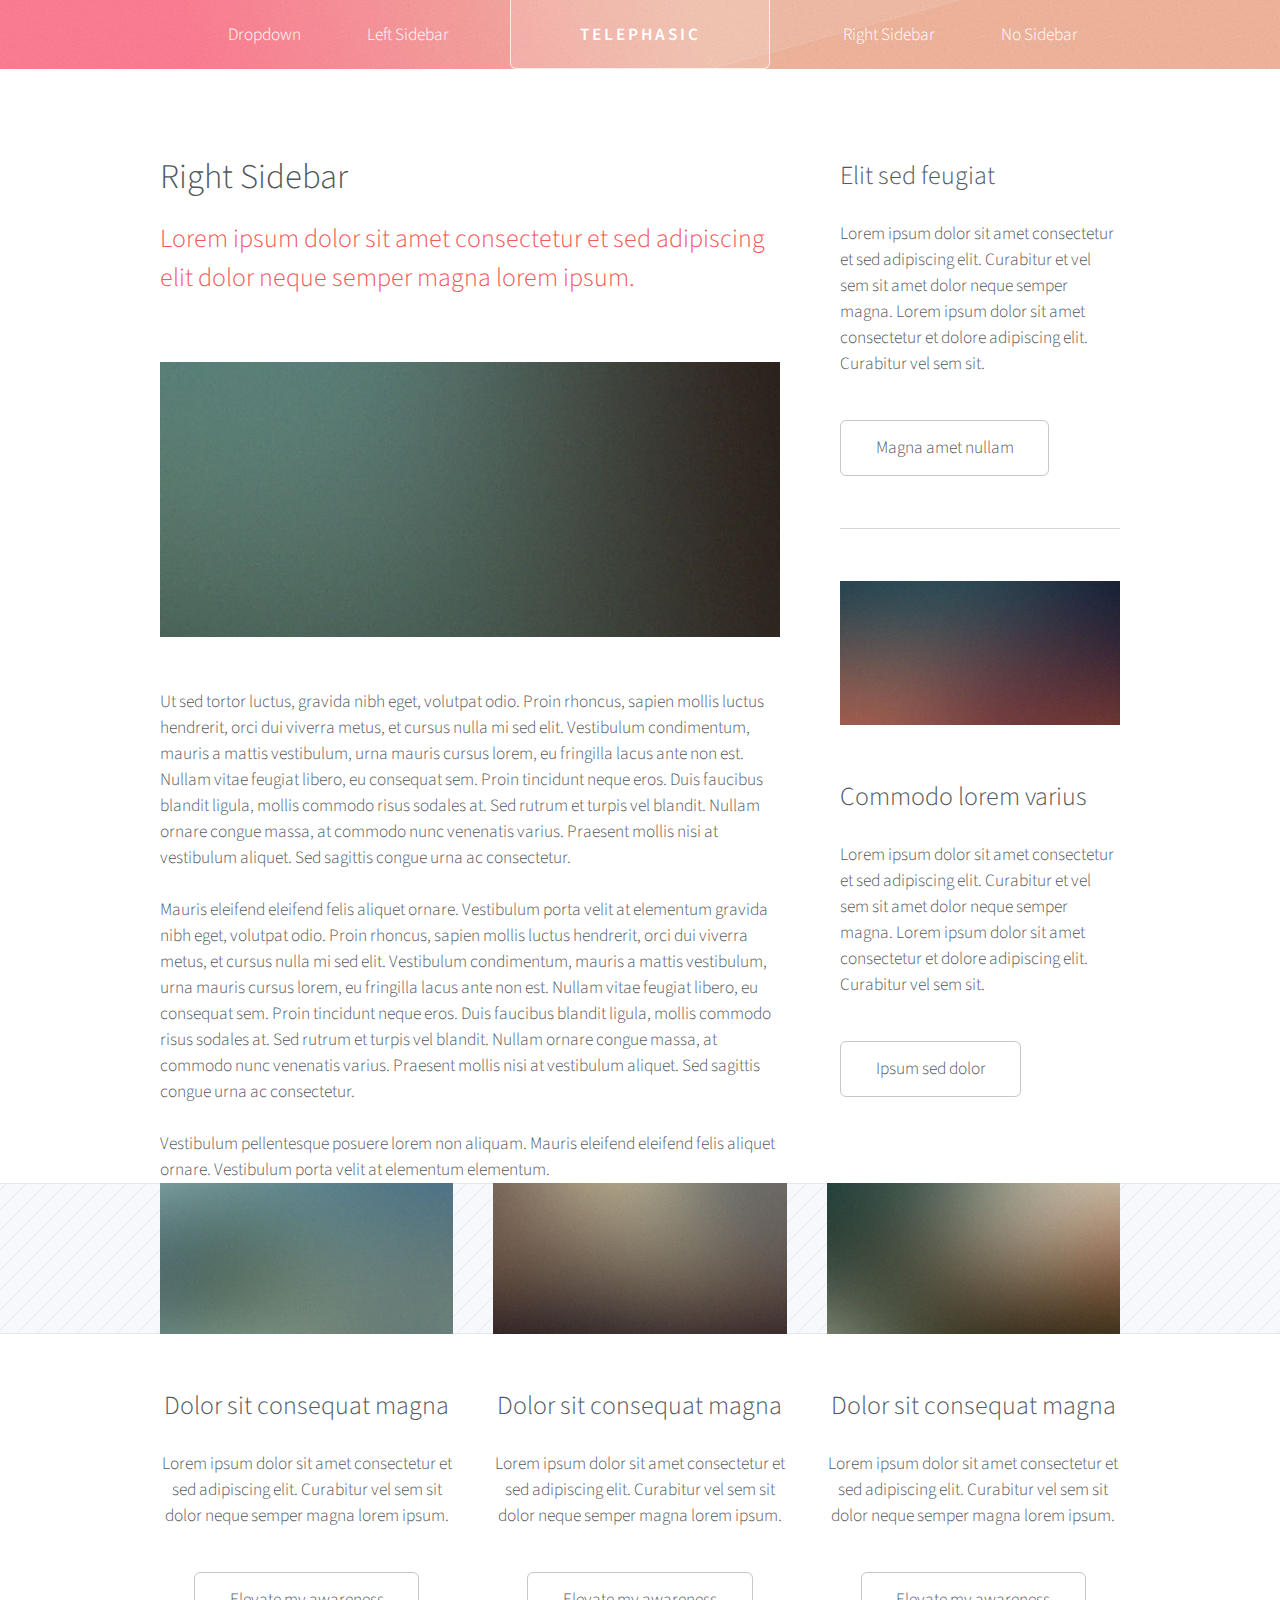
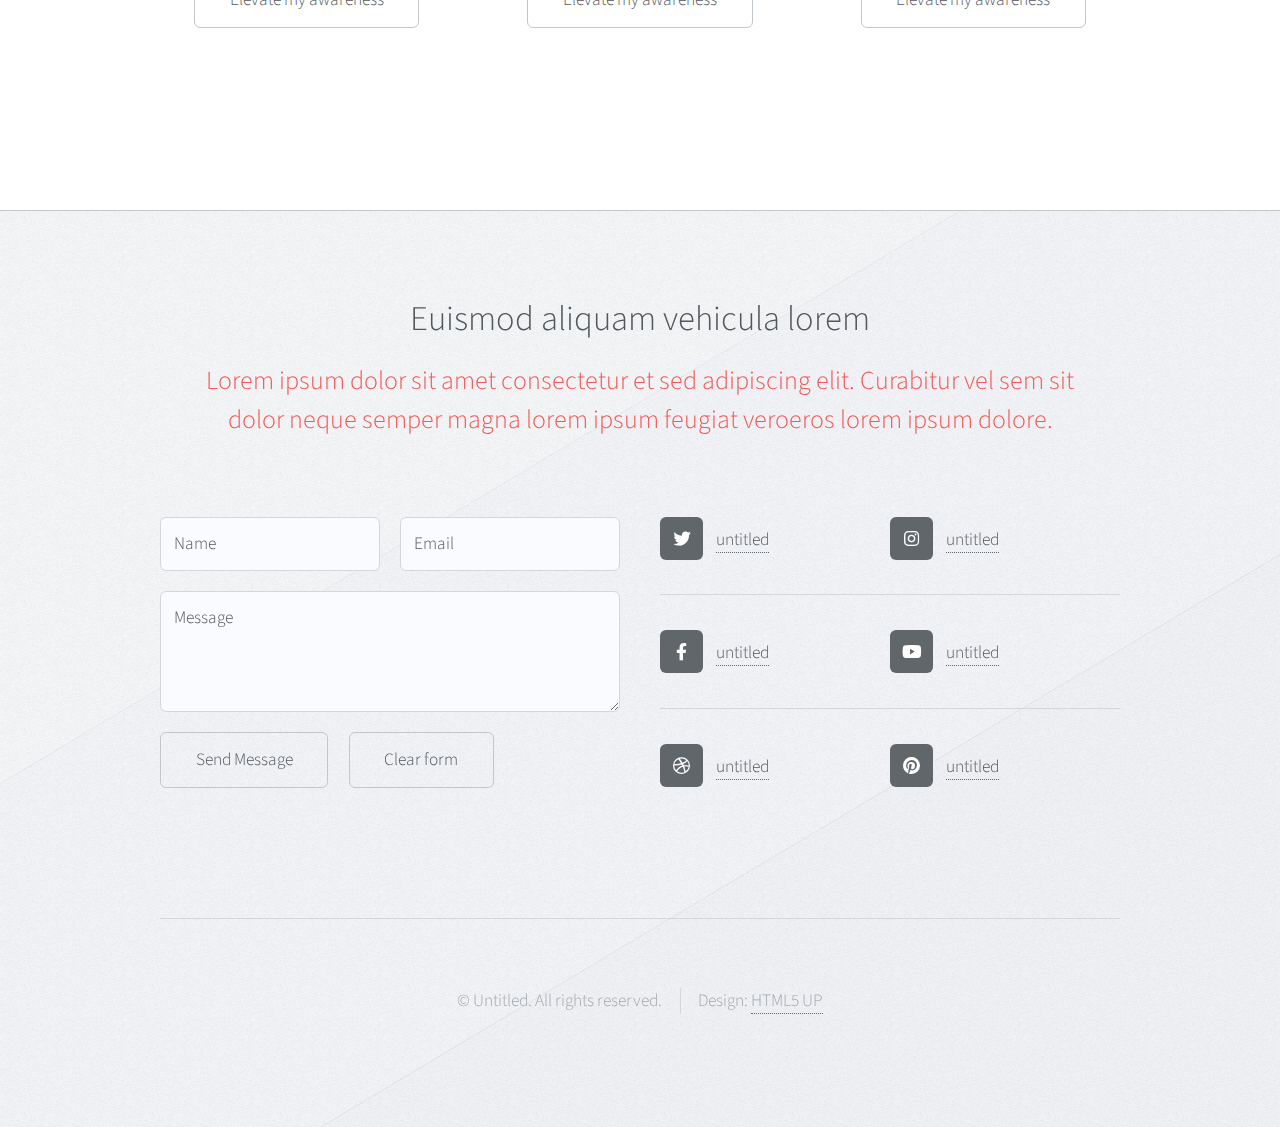
<file: dogs/right-sidebar.html>
<!DOCTYPE HTML>
<!--
	Telephasic by HTML5 UP
	html5up.net | @ajlkn
	Free for personal and commercial use under the CCA 3.0 license (html5up.net/license)
-->
<html>
	<head>
		<title>Telephasic by HTML5 UP</title>
		<meta charset="utf-8" />
		<meta name="viewport" content="width=device-width, initial-scale=1, user-scalable=no" />
		<link rel="stylesheet" href="assets/css/main.css" />
	</head>
	<body class="right-sidebar is-preload">
		<div id="page-wrapper">

			<!-- Header -->
				<div id="header-wrapper">
					<div id="header" class="container">

						<!-- Logo -->
							<h1 id="logo"><a href="index.html">Telephasic</a></h1>

						<!-- Nav -->
							<nav id="nav">
								<ul>
									<li>
										<a href="#">Dropdown</a>
										<ul>
											<li><a href="#">Lorem ipsum dolor</a></li>
											<li><a href="#">Magna phasellus</a></li>
											<li><a href="#">Etiam dolore nisl</a></li>
											<li>
												<a href="#">Phasellus consequat</a>
												<ul>
													<li><a href="#">Lorem ipsum dolor</a></li>
													<li><a href="#">Phasellus consequat</a></li>
													<li><a href="#">Magna phasellus</a></li>
													<li><a href="#">Etiam dolore nisl</a></li>
												</ul>
											</li>
											<li><a href="#">Veroeros feugiat</a></li>
										</ul>
									</li>
									<li><a href="left-sidebar.html">Left Sidebar</a></li>
									<li class="break"><a href="right-sidebar.html">Right Sidebar</a></li>
									<li><a href="no-sidebar.html">No Sidebar</a></li>
								</ul>
							</nav>

					</div>
				</div>

			<!-- Main -->
				<div class="wrapper">
					<div class="container" id="main">
						<div class="row gtr-150">
							<div class="col-8 col-12-narrower">

								<!-- Content -->
									<article id="content">
										<header>
											<h2>Right Sidebar</h2>
											<p>Lorem ipsum dolor sit amet consectetur et sed adipiscing elit
											dolor neque semper magna lorem ipsum.</p>
										</header>
										<a href="#" class="image featured"><img src="images/pic01.jpg" alt="" /></a>
										<p>Ut sed tortor luctus, gravida nibh eget, volutpat odio. Proin rhoncus, sapien
										mollis luctus hendrerit, orci dui viverra metus, et cursus nulla mi sed elit. Vestibulum
										condimentum, mauris a mattis vestibulum, urna mauris cursus lorem, eu fringilla lacus
										ante non est. Nullam vitae feugiat libero, eu consequat sem. Proin tincidunt neque
										eros. Duis faucibus blandit ligula, mollis commodo risus sodales at. Sed rutrum et
										turpis vel blandit. Nullam ornare congue massa, at commodo nunc venenatis varius.
										Praesent mollis nisi at vestibulum aliquet. Sed sagittis congue urna ac consectetur.</p>
										<p>Mauris eleifend eleifend felis aliquet ornare. Vestibulum porta velit at elementum
										gravida nibh eget, volutpat odio. Proin rhoncus, sapien
										mollis luctus hendrerit, orci dui viverra metus, et cursus nulla mi sed elit. Vestibulum
										condimentum, mauris a mattis vestibulum, urna mauris cursus lorem, eu fringilla lacus
										ante non est. Nullam vitae feugiat libero, eu consequat sem. Proin tincidunt neque
										eros. Duis faucibus blandit ligula, mollis commodo risus sodales at. Sed rutrum et
										turpis vel blandit. Nullam ornare congue massa, at commodo nunc venenatis varius.
										Praesent mollis nisi at vestibulum aliquet. Sed sagittis congue urna ac consectetur.</p>
										<p>Vestibulum pellentesque posuere lorem non aliquam. Mauris eleifend eleifend
										felis aliquet ornare. Vestibulum porta velit at elementum elementum.</p>
									</article>

							</div>
							<div class="col-4 col-12-narrower">

								<!-- Sidebar -->
									<section id="sidebar">
										<section>
											<header>
												<h3>Elit sed feugiat</h3>
											</header>
											<p>Lorem ipsum dolor sit amet consectetur et sed adipiscing elit. Curabitur et vel
											sem sit amet dolor neque semper magna. Lorem ipsum dolor sit amet consectetur et dolore
											adipiscing elit. Curabitur vel sem sit.</p>
											<ul class="actions">
												<li><a href="#" class="button">Magna amet nullam</a></li>
											</ul>
										</section>
										<section>
											<a href="#" class="image featured"><img src="images/pic07.jpg" alt="" /></a>
											<header>
												<h3>Commodo lorem varius</h3>
											</header>
											<p>Lorem ipsum dolor sit amet consectetur et sed adipiscing elit. Curabitur et vel
											sem sit amet dolor neque semper magna. Lorem ipsum dolor sit amet consectetur et dolore
											adipiscing elit. Curabitur vel sem sit.</p>
											<ul class="actions">
												<li><a href="#" class="button">Ipsum sed dolor</a></li>
											</ul>
										</section>
									</section>

							</div>
						</div>
						<div class="row features">
							<section class="col-4 col-12-narrower feature">
								<div class="image-wrapper first">
									<a href="#" class="image featured"><img src="images/pic03.jpg" alt="" /></a>
								</div>
								<header>
									<h3>Dolor sit consequat magna</h3>
								</header>
								<p>Lorem ipsum dolor sit amet consectetur et sed adipiscing elit. Curabitur
								vel sem sit dolor neque semper magna lorem ipsum.</p>
								<ul class="actions">
									<li><a href="#" class="button">Elevate my awareness</a></li>
								</ul>
							</section>
							<section class="col-4 col-12-narrower feature">
								<div class="image-wrapper">
									<a href="#" class="image featured"><img src="images/pic04.jpg" alt="" /></a>
								</div>
								<header>
									<h3>Dolor sit consequat magna</h3>
								</header>
								<p>Lorem ipsum dolor sit amet consectetur et sed adipiscing elit. Curabitur
								vel sem sit dolor neque semper magna lorem ipsum.</p>
								<ul class="actions">
									<li><a href="#" class="button">Elevate my awareness</a></li>
								</ul>
							</section>
							<section class="col-4 col-12-narrower feature">
								<div class="image-wrapper">
									<a href="#" class="image featured"><img src="images/pic05.jpg" alt="" /></a>
								</div>
								<header>
									<h3>Dolor sit consequat magna</h3>
								</header>
								<p>Lorem ipsum dolor sit amet consectetur et sed adipiscing elit. Curabitur
								vel sem sit dolor neque semper magna lorem ipsum.</p>
								<ul class="actions">
									<li><a href="#" class="button">Elevate my awareness</a></li>
								</ul>
							</section>
						</div>
					</div>
				</div>

			<!-- Footer -->
				<div id="footer-wrapper">
					<div id="footer" class="container">
						<header class="major">
							<h2>Euismod aliquam vehicula lorem</h2>
							<p>Lorem ipsum dolor sit amet consectetur et sed adipiscing elit. Curabitur vel sem sit<br />
							dolor neque semper magna lorem ipsum feugiat veroeros lorem ipsum dolore.</p>
						</header>
						<div class="row">
							<section class="col-6 col-12-narrower">
								<form method="post" action="#">
									<div class="row gtr-50">
										<div class="col-6 col-12-mobile">
											<input name="name" placeholder="Name" type="text" />
										</div>
										<div class="col-6 col-12-mobile">
											<input name="email" placeholder="Email" type="text" />
										</div>
										<div class="col-12">
											<textarea name="message" placeholder="Message"></textarea>
										</div>
										<div class="col-12">
											<ul class="actions">
												<li><input type="submit" value="Send Message" /></li>
												<li><input type="reset" value="Clear form" /></li>
											</ul>
										</div>
									</div>
								</form>
							</section>
							<section class="col-6 col-12-narrower">
								<div class="row gtr-0">
									<ul class="divided icons col-6 col-12-mobile">
										<li class="icon brands fa-twitter"><a href="#"><span class="extra">twitter.com/</span>untitled</a></li>
										<li class="icon brands fa-facebook-f"><a href="#"><span class="extra">facebook.com/</span>untitled</a></li>
										<li class="icon brands fa-dribbble"><a href="#"><span class="extra">dribbble.com/</span>untitled</a></li>
									</ul>
									<ul class="divided icons col-6 col-12-mobile">
										<li class="icon brands fa-instagram"><a href="#"><span class="extra">instagram.com/</span>untitled</a></li>
										<li class="icon brands fa-youtube"><a href="#"><span class="extra">youtube.com/</span>untitled</a></li>
										<li class="icon brands fa-pinterest"><a href="#"><span class="extra">pinterest.com/</span>untitled</a></li>
									</ul>
								</div>
							</section>
						</div>
					</div>
					<div id="copyright" class="container">
						<ul class="menu">
							<li>&copy; Untitled. All rights reserved.</li><li>Design: <a href="http://html5up.net">HTML5 UP</a></li>
						</ul>
					</div>
				</div>

		</div>

		<!-- Scripts -->
			<script src="assets/js/jquery.min.js"></script>
			<script src="assets/js/jquery.dropotron.min.js"></script>
			<script src="assets/js/browser.min.js"></script>
			<script src="assets/js/breakpoints.min.js"></script>
			<script src="assets/js/util.js"></script>
			<script src="assets/js/main.js"></script>

	</body>
</html>
</file>
<file: mystyle.css>
*{
    margin:0;
    padding:0;
    box-sizing: border-box;
}

body{
    background-color: rgba(245, 89, 162, 0.144);
    color:dark purple;
}


@font-face{
    font-family:"Cherolina";
    src:url("Cherolina.ttf");

}
header{
    background-color: rosybrown;
    background-repeat: no-repeat;
    background-size: cover;
    font-family:"Cherolina";
    font-size: 4em;
    box-shadow: -5px 0px 0px 0px black, 5px 0px 0px 0px black;
    height:300px;
    text-align: center;
    flex-direction: row;
}

h1{
    color:black;
}


#serve
{
    text-decoration:none;
     font-size: 6em;
    font-family:"Cherolina";
    padding-left:60px;

   font-weight: normal;
}
nav{
    display:flex;
    flex-direction: row;
    justify-content: space-between;
}
nav div{
    width: 30%;
    box-shadow: -5px 0px 0px 0px black, 5px 0px 0px 0px black;
    text-align: center;
    margin-left: 10px;
    padding-left: 20px;
    padding-right: 20px;
    margin-right: 10px;
}


nav div a {
    text-decoration: none;
    color:black;
    font-size: 6em;
    font-family:"Cherolina";
}


img {
    width: 300px
}
main{ 
    text-align: row;
    font-size: 2em;
    display:flex;
    justify-content: space-evenly;
    font-family:"Cherolina";
    font-size:3em;

}

#portfolio{
    display: flex;
    flex-direction: row;
    justify-content: space-around;
    font-family: initial;
}



#about {
    display: flex;
    flex-direction: row;
    justify-content:space-around;
    font-family: initial;
}

footer {
    display: flex;
    justify-content: space-evenly;
    background-color: thistle;
    font-size: 2em; 
    text-align: center
    position: fixed;
    bottom: 0;
    width:100%; 
    padding:20px;
}

footer a {
    text-decoration: none;
    color:black;
}

footer a:hover {
    color: pink;
}
</file>
<file: dogs/assets/css/main.css>
@import url("fontawesome-all.min.css");
@import url("https://fonts.googleapis.com/css?family=Source+Sans+Pro:300,300italic,400,400italic,600");

/*
	Telephasic by HTML5 UP
	html5up.net | @ajlkn
	Free for personal and commercial use under the CCA 3.0 license (html5up.net/license)
*/

html, body, div, span, applet, object,
iframe, h1, h2, h3, h4, h5, h6, p, blockquote,
pre, a, abbr, acronym, address, big, cite,
code, del, dfn, em, img, ins, kbd, q, s, samp,
small, strike, strong, sub, sup, tt, var, b,
u, i, center, dl, dt, dd, ol, ul, li, fieldset,
form, label, legend, table, caption, tbody,
tfoot, thead, tr, th, td, article, aside,
canvas, details, embed, figure, figcaption,
footer, header, hgroup, menu, nav, output, ruby,
section, summary, time, mark, audio, video {
	margin: 0;
	padding: 0;
	border: 0;
	font-size: 100%;
	font: inherit;
	vertical-align: baseline;}

article, aside, details, figcaption, figure,
footer, header, hgroup, menu, nav, section {
	display: block;}

body {
	line-height: 1;
}

ol, ul {
	list-style: none;
}

blockquote, q {
	quotes: none;
}

	blockquote:before, blockquote:after, q:before, q:after {
		content: '';
		content: none;
	}

table {
	border-collapse: collapse;
	border-spacing: 0;
}

body {
	-webkit-text-size-adjust: none;
}

mark {
	background-color: transparent;
	color: inherit;
}

input::-moz-focus-inner {
	border: 0;
	padding: 0;
}

input, select, textarea {
	-moz-appearance: none;
	-webkit-appearance: none;
	-ms-appearance: none;
	appearance: none;
}

/* Basic */

	@-ms-viewport {
		width: device-width;
	}

	html {
		box-sizing: border-box;
	}

	*, *:before, *:after {
		box-sizing: inherit;
	}

	body {
		background: #f5f7fa;
		font-family: 'Source Sans Pro', sans-serif;
		font-weight: 300;
		color: #52575c;
		line-height: 1.75em;
		font-size: 14pt;
	}

		body.is-preload *, body.is-preload *:before, body.is-preload *:after {
			-moz-animation: none !important;
			-webkit-animation: none !important;
			-ms-animation: none !important;
			animation: none !important;
			-moz-transition: none !important;
			-webkit-transition: none !important;
			-ms-transition: none !important;
			transition: none !important;
		}

	input, textarea, select {
		font-family: 'Source Sans Pro', sans-serif;
		font-weight: 300;
		color: #52575c;
		line-height: 1.75em;
		font-size: 15pt;
	}

	h1, h2, h3, h4, h5, h6 {
		font-weight: 300;
		color: #52575c;
	}

	h1 a, h2 a, h3 a, h4 a, h5 a, h6 a {
		color: inherit;
		text-decoration: none;
	}

	h2 {
		font-size: 2em;
		line-height: 1.25em;
	}

	h3 {
		font-size: 1.5em;
		line-height: 1.5em;
	}

	a {
		-moz-transition: color 0.25s ease-in-out, border-color 0.25s ease-in-out, background-color 0.25s ease-in-out;
		-webkit-transition: color 0.25s ease-in-out, border-color 0.25s ease-in-out, background-color 0.25s ease-in-out;
		-ms-transition: color 0.25s ease-in-out, border-color 0.25s ease-in-out, background-color 0.25s ease-in-out;
		transition: color 0.25s ease-in-out, border-color 0.25s ease-in-out, background-color 0.25s ease-in-out;
		color: inherit;
		text-decoration: none;
		border-bottom: dotted 1px #62676c;
	}

		a:hover {
			color: #f35858;
			border-bottom-color: rgba(255, 255, 255, 0);
		}

	strong, b {
		font-weight: 400;
		color: #42474c;
	}

	em, i {
		font-style: italic;
	}

	sub {
		position: relative;
		top: 0.5em;
		font-size: 0.8em;
	}

	sup {
		position: relative;
		top: -0.5em;
		font-size: 0.8em;
	}

	hr {
		border: 0;
		border-top: solid 1px #c2c7cc;
	}

	blockquote {
		border-left: solid 0.5em #c2c7cc;
		padding: 1em 0 1em 2em;
		font-style: italic;
	}

	p, ul, ol, dl, table {
		margin-bottom: 1.5em;
	}

	br.clear {
		clear: both;
	}

	.features {
		margin-bottom: 1.5em;
	}

	.feature {
		text-align: center;
	}

/* Sections/Article */

	section, article {
		margin-bottom: 3em;
	}

	section > :last-child,
	article > :last-child,
	section:last-child,
	article:last-child {
		margin-bottom: 0;
	}

	.row > section, .row > article {
		margin-bottom: 0;
	}

	header {
		margin-bottom: 1.5em;
	}

		header > p {
			display: block;
			color: #f35858;
			padding: 0.75em 0 1em 0;
			font-size: 1.5em;
			line-height: 1.5em;
		}

		header.major {
			text-align: center;
		}

/* Container */

	.container {
		margin: 0 auto;
		max-width: 100%;
		width: 1200px;
	}

		@media screen and (max-width: 1280px) {

			.container {
				width: 960px;
			}

		}

		@media screen and (max-width: 1080px) {

			.container {
				width: 100%;
			}

		}

		@media screen and (max-width: 820px) {

			.container {
				width: 100%;
			}

		}

		@media screen and (max-width: 736px) {

			.container {
				width: 100%;
			}

		}

		@media screen and (max-width: 480px) {

			.container {
				width: 100%;
			}

		}

/* Row */

	.row {
		display: flex;
		flex-wrap: wrap;
		box-sizing: border-box;
		align-items: stretch;
	}

		.row > * {
			box-sizing: border-box;
		}

		.row.gtr-uniform > * > :last-child {
			margin-bottom: 0;
		}

		.row.aln-left {
			justify-content: flex-start;
		}

		.row.aln-center {
			justify-content: center;
		}

		.row.aln-right {
			justify-content: flex-end;
		}

		.row.aln-top {
			align-items: flex-start;
		}

		.row.aln-middle {
			align-items: center;
		}

		.row.aln-bottom {
			align-items: flex-end;
		}

		.row > .imp {
			order: -1;
		}

		.row > .col-1 {
			width: 8.33333%;
		}

		.row > .off-1 {
			margin-left: 8.33333%;
		}

		.row > .col-2 {
			width: 16.66667%;
		}

		.row > .off-2 {
			margin-left: 16.66667%;
		}

		.row > .col-3 {
			width: 25%;
		}

		.row > .off-3 {
			margin-left: 25%;
		}

		.row > .col-4 {
			width: 33.33333%;
		}

		.row > .off-4 {
			margin-left: 33.33333%;
		}

		.row > .col-5 {
			width: 41.66667%;
		}

		.row > .off-5 {
			margin-left: 41.66667%;
		}

		.row > .col-6 {
			width: 50%;
		}

		.row > .off-6 {
			margin-left: 50%;
		}

		.row > .col-7 {
			width: 58.33333%;
		}

		.row > .off-7 {
			margin-left: 58.33333%;
		}

		.row > .col-8 {
			width: 66.66667%;
		}

		.row > .off-8 {
			margin-left: 66.66667%;
		}

		.row > .col-9 {
			width: 75%;
		}

		.row > .off-9 {
			margin-left: 75%;
		}

		.row > .col-10 {
			width: 83.33333%;
		}

		.row > .off-10 {
			margin-left: 83.33333%;
		}

		.row > .col-11 {
			width: 91.66667%;
		}

		.row > .off-11 {
			margin-left: 91.66667%;
		}

		.row > .col-12 {
			width: 100%;
		}

		.row > .off-12 {
			margin-left: 100%;
		}

		.row.gtr-0 {
			margin-top: 0px;
			margin-left: 0px;
		}

			.row.gtr-0 > * {
				padding: 0px 0 0 0px;
			}

			.row.gtr-0.gtr-uniform {
				margin-top: 0px;
			}

				.row.gtr-0.gtr-uniform > * {
					padding-top: 0px;
				}

		.row.gtr-25 {
			margin-top: -12.5px;
			margin-left: -12.5px;
		}

			.row.gtr-25 > * {
				padding: 12.5px 0 0 12.5px;
			}

			.row.gtr-25.gtr-uniform {
				margin-top: -12.5px;
			}

				.row.gtr-25.gtr-uniform > * {
					padding-top: 12.5px;
				}

		.row.gtr-50 {
			margin-top: -25px;
			margin-left: -25px;
		}

			.row.gtr-50 > * {
				padding: 25px 0 0 25px;
			}

			.row.gtr-50.gtr-uniform {
				margin-top: -25px;
			}

				.row.gtr-50.gtr-uniform > * {
					padding-top: 25px;
				}

		.row {
			margin-top: -50px;
			margin-left: -50px;
		}

			.row > * {
				padding: 50px 0 0 50px;
			}

			.row.gtr-uniform {
				margin-top: -50px;
			}

				.row.gtr-uniform > * {
					padding-top: 50px;
				}

		.row.gtr-150 {
			margin-top: -75px;
			margin-left: -75px;
		}

			.row.gtr-150 > * {
				padding: 75px 0 0 75px;
			}

			.row.gtr-150.gtr-uniform {
				margin-top: -75px;
			}

				.row.gtr-150.gtr-uniform > * {
					padding-top: 75px;
				}

		.row.gtr-200 {
			margin-top: -100px;
			margin-left: -100px;
		}

			.row.gtr-200 > * {
				padding: 100px 0 0 100px;
			}

			.row.gtr-200.gtr-uniform {
				margin-top: -100px;
			}

				.row.gtr-200.gtr-uniform > * {
					padding-top: 100px;
				}

		@media screen and (max-width: 1280px) {

			.row {
				display: flex;
				flex-wrap: wrap;
				box-sizing: border-box;
				align-items: stretch;
			}

				.row > * {
					box-sizing: border-box;
				}

				.row.gtr-uniform > * > :last-child {
					margin-bottom: 0;
				}

				.row.aln-left {
					justify-content: flex-start;
				}

				.row.aln-center {
					justify-content: center;
				}

				.row.aln-right {
					justify-content: flex-end;
				}

				.row.aln-top {
					align-items: flex-start;
				}

				.row.aln-middle {
					align-items: center;
				}

				.row.aln-bottom {
					align-items: flex-end;
				}

				.row > .imp-normal {
					order: -1;
				}

				.row > .col-1-normal {
					width: 8.33333%;
				}

				.row > .off-1-normal {
					margin-left: 8.33333%;
				}

				.row > .col-2-normal {
					width: 16.66667%;
				}

				.row > .off-2-normal {
					margin-left: 16.66667%;
				}

				.row > .col-3-normal {
					width: 25%;
				}

				.row > .off-3-normal {
					margin-left: 25%;
				}

				.row > .col-4-normal {
					width: 33.33333%;
				}

				.row > .off-4-normal {
					margin-left: 33.33333%;
				}

				.row > .col-5-normal {
					width: 41.66667%;
				}

				.row > .off-5-normal {
					margin-left: 41.66667%;
				}

				.row > .col-6-normal {
					width: 50%;
				}

				.row > .off-6-normal {
					margin-left: 50%;
				}

				.row > .col-7-normal {
					width: 58.33333%;
				}

				.row > .off-7-normal {
					margin-left: 58.33333%;
				}

				.row > .col-8-normal {
					width: 66.66667%;
				}

				.row > .off-8-normal {
					margin-left: 66.66667%;
				}

				.row > .col-9-normal {
					width: 75%;
				}

				.row > .off-9-normal {
					margin-left: 75%;
				}

				.row > .col-10-normal {
					width: 83.33333%;
				}

				.row > .off-10-normal {
					margin-left: 83.33333%;
				}

				.row > .col-11-normal {
					width: 91.66667%;
				}

				.row > .off-11-normal {
					margin-left: 91.66667%;
				}

				.row > .col-12-normal {
					width: 100%;
				}

				.row > .off-12-normal {
					margin-left: 100%;
				}

				.row.gtr-0 {
					margin-top: 0px;
					margin-left: 0px;
				}

					.row.gtr-0 > * {
						padding: 0px 0 0 0px;
					}

					.row.gtr-0.gtr-uniform {
						margin-top: 0px;
					}

						.row.gtr-0.gtr-uniform > * {
							padding-top: 0px;
						}

				.row.gtr-25 {
					margin-top: -10px;
					margin-left: -10px;
				}

					.row.gtr-25 > * {
						padding: 10px 0 0 10px;
					}

					.row.gtr-25.gtr-uniform {
						margin-top: -10px;
					}

						.row.gtr-25.gtr-uniform > * {
							padding-top: 10px;
						}

				.row.gtr-50 {
					margin-top: -20px;
					margin-left: -20px;
				}

					.row.gtr-50 > * {
						padding: 20px 0 0 20px;
					}

					.row.gtr-50.gtr-uniform {
						margin-top: -20px;
					}

						.row.gtr-50.gtr-uniform > * {
							padding-top: 20px;
						}

				.row {
					margin-top: -40px;
					margin-left: -40px;
				}

					.row > * {
						padding: 40px 0 0 40px;
					}

					.row.gtr-uniform {
						margin-top: -40px;
					}

						.row.gtr-uniform > * {
							padding-top: 40px;
						}

				.row.gtr-150 {
					margin-top: -60px;
					margin-left: -60px;
				}

					.row.gtr-150 > * {
						padding: 60px 0 0 60px;
					}

					.row.gtr-150.gtr-uniform {
						margin-top: -60px;
					}

						.row.gtr-150.gtr-uniform > * {
							padding-top: 60px;
						}

				.row.gtr-200 {
					margin-top: -80px;
					margin-left: -80px;
				}

					.row.gtr-200 > * {
						padding: 80px 0 0 80px;
					}

					.row.gtr-200.gtr-uniform {
						margin-top: -80px;
					}

						.row.gtr-200.gtr-uniform > * {
							padding-top: 80px;
						}

		}

		@media screen and (max-width: 1080px) {

			.row {
				display: flex;
				flex-wrap: wrap;
				box-sizing: border-box;
				align-items: stretch;
			}

				.row > * {
					box-sizing: border-box;
				}

				.row.gtr-uniform > * > :last-child {
					margin-bottom: 0;
				}

				.row.aln-left {
					justify-content: flex-start;
				}

				.row.aln-center {
					justify-content: center;
				}

				.row.aln-right {
					justify-content: flex-end;
				}

				.row.aln-top {
					align-items: flex-start;
				}

				.row.aln-middle {
					align-items: center;
				}

				.row.aln-bottom {
					align-items: flex-end;
				}

				.row > .imp-narrow {
					order: -1;
				}

				.row > .col-1-narrow {
					width: 8.33333%;
				}

				.row > .off-1-narrow {
					margin-left: 8.33333%;
				}

				.row > .col-2-narrow {
					width: 16.66667%;
				}

				.row > .off-2-narrow {
					margin-left: 16.66667%;
				}

				.row > .col-3-narrow {
					width: 25%;
				}

				.row > .off-3-narrow {
					margin-left: 25%;
				}

				.row > .col-4-narrow {
					width: 33.33333%;
				}

				.row > .off-4-narrow {
					margin-left: 33.33333%;
				}

				.row > .col-5-narrow {
					width: 41.66667%;
				}

				.row > .off-5-narrow {
					margin-left: 41.66667%;
				}

				.row > .col-6-narrow {
					width: 50%;
				}

				.row > .off-6-narrow {
					margin-left: 50%;
				}

				.row > .col-7-narrow {
					width: 58.33333%;
				}

				.row > .off-7-narrow {
					margin-left: 58.33333%;
				}

				.row > .col-8-narrow {
					width: 66.66667%;
				}

				.row > .off-8-narrow {
					margin-left: 66.66667%;
				}

				.row > .col-9-narrow {
					width: 75%;
				}

				.row > .off-9-narrow {
					margin-left: 75%;
				}

				.row > .col-10-narrow {
					width: 83.33333%;
				}

				.row > .off-10-narrow {
					margin-left: 83.33333%;
				}

				.row > .col-11-narrow {
					width: 91.66667%;
				}

				.row > .off-11-narrow {
					margin-left: 91.66667%;
				}

				.row > .col-12-narrow {
					width: 100%;
				}

				.row > .off-12-narrow {
					margin-left: 100%;
				}

				.row.gtr-0 {
					margin-top: 0px;
					margin-left: 0px;
				}

					.row.gtr-0 > * {
						padding: 0px 0 0 0px;
					}

					.row.gtr-0.gtr-uniform {
						margin-top: 0px;
					}

						.row.gtr-0.gtr-uniform > * {
							padding-top: 0px;
						}

				.row.gtr-25 {
					margin-top: -10px;
					margin-left: -10px;
				}

					.row.gtr-25 > * {
						padding: 10px 0 0 10px;
					}

					.row.gtr-25.gtr-uniform {
						margin-top: -10px;
					}

						.row.gtr-25.gtr-uniform > * {
							padding-top: 10px;
						}

				.row.gtr-50 {
					margin-top: -20px;
					margin-left: -20px;
				}

					.row.gtr-50 > * {
						padding: 20px 0 0 20px;
					}

					.row.gtr-50.gtr-uniform {
						margin-top: -20px;
					}

						.row.gtr-50.gtr-uniform > * {
							padding-top: 20px;
						}

				.row {
					margin-top: -40px;
					margin-left: -40px;
				}

					.row > * {
						padding: 40px 0 0 40px;
					}

					.row.gtr-uniform {
						margin-top: -40px;
					}

						.row.gtr-uniform > * {
							padding-top: 40px;
						}

				.row.gtr-150 {
					margin-top: -60px;
					margin-left: -60px;
				}

					.row.gtr-150 > * {
						padding: 60px 0 0 60px;
					}

					.row.gtr-150.gtr-uniform {
						margin-top: -60px;
					}

						.row.gtr-150.gtr-uniform > * {
							padding-top: 60px;
						}

				.row.gtr-200 {
					margin-top: -80px;
					margin-left: -80px;
				}

					.row.gtr-200 > * {
						padding: 80px 0 0 80px;
					}

					.row.gtr-200.gtr-uniform {
						margin-top: -80px;
					}

						.row.gtr-200.gtr-uniform > * {
							padding-top: 80px;
						}

		}

		@media screen and (max-width: 820px) {

			.row {
				display: flex;
				flex-wrap: wrap;
				box-sizing: border-box;
				align-items: stretch;
			}

				.row > * {
					box-sizing: border-box;
				}

				.row.gtr-uniform > * > :last-child {
					margin-bottom: 0;
				}

				.row.aln-left {
					justify-content: flex-start;
				}

				.row.aln-center {
					justify-content: center;
				}

				.row.aln-right {
					justify-content: flex-end;
				}

				.row.aln-top {
					align-items: flex-start;
				}

				.row.aln-middle {
					align-items: center;
				}

				.row.aln-bottom {
					align-items: flex-end;
				}

				.row > .imp-narrower {
					order: -1;
				}

				.row > .col-1-narrower {
					width: 8.33333%;
				}

				.row > .off-1-narrower {
					margin-left: 8.33333%;
				}

				.row > .col-2-narrower {
					width: 16.66667%;
				}

				.row > .off-2-narrower {
					margin-left: 16.66667%;
				}

				.row > .col-3-narrower {
					width: 25%;
				}

				.row > .off-3-narrower {
					margin-left: 25%;
				}

				.row > .col-4-narrower {
					width: 33.33333%;
				}

				.row > .off-4-narrower {
					margin-left: 33.33333%;
				}

				.row > .col-5-narrower {
					width: 41.66667%;
				}

				.row > .off-5-narrower {
					margin-left: 41.66667%;
				}

				.row > .col-6-narrower {
					width: 50%;
				}

				.row > .off-6-narrower {
					margin-left: 50%;
				}

				.row > .col-7-narrower {
					width: 58.33333%;
				}

				.row > .off-7-narrower {
					margin-left: 58.33333%;
				}

				.row > .col-8-narrower {
					width: 66.66667%;
				}

				.row > .off-8-narrower {
					margin-left: 66.66667%;
				}

				.row > .col-9-narrower {
					width: 75%;
				}

				.row > .off-9-narrower {
					margin-left: 75%;
				}

				.row > .col-10-narrower {
					width: 83.33333%;
				}

				.row > .off-10-narrower {
					margin-left: 83.33333%;
				}

				.row > .col-11-narrower {
					width: 91.66667%;
				}

				.row > .off-11-narrower {
					margin-left: 91.66667%;
				}

				.row > .col-12-narrower {
					width: 100%;
				}

				.row > .off-12-narrower {
					margin-left: 100%;
				}

				.row.gtr-0 {
					margin-top: 0px;
					margin-left: 0px;
				}

					.row.gtr-0 > * {
						padding: 0px 0 0 0px;
					}

					.row.gtr-0.gtr-uniform {
						margin-top: 0px;
					}

						.row.gtr-0.gtr-uniform > * {
							padding-top: 0px;
						}

				.row.gtr-25 {
					margin-top: -7.5px;
					margin-left: -7.5px;
				}

					.row.gtr-25 > * {
						padding: 7.5px 0 0 7.5px;
					}

					.row.gtr-25.gtr-uniform {
						margin-top: -7.5px;
					}

						.row.gtr-25.gtr-uniform > * {
							padding-top: 7.5px;
						}

				.row.gtr-50 {
					margin-top: -15px;
					margin-left: -15px;
				}

					.row.gtr-50 > * {
						padding: 15px 0 0 15px;
					}

					.row.gtr-50.gtr-uniform {
						margin-top: -15px;
					}

						.row.gtr-50.gtr-uniform > * {
							padding-top: 15px;
						}

				.row {
					margin-top: -30px;
					margin-left: -30px;
				}

					.row > * {
						padding: 30px 0 0 30px;
					}

					.row.gtr-uniform {
						margin-top: -30px;
					}

						.row.gtr-uniform > * {
							padding-top: 30px;
						}

				.row.gtr-150 {
					margin-top: -45px;
					margin-left: -45px;
				}

					.row.gtr-150 > * {
						padding: 45px 0 0 45px;
					}

					.row.gtr-150.gtr-uniform {
						margin-top: -45px;
					}

						.row.gtr-150.gtr-uniform > * {
							padding-top: 45px;
						}

				.row.gtr-200 {
					margin-top: -60px;
					margin-left: -60px;
				}

					.row.gtr-200 > * {
						padding: 60px 0 0 60px;
					}

					.row.gtr-200.gtr-uniform {
						margin-top: -60px;
					}

						.row.gtr-200.gtr-uniform > * {
							padding-top: 60px;
						}

		}

		@media screen and (max-width: 736px) {

			.row {
				display: flex;
				flex-wrap: wrap;
				box-sizing: border-box;
				align-items: stretch;
			}

				.row > * {
					box-sizing: border-box;
				}

				.row.gtr-uniform > * > :last-child {
					margin-bottom: 0;
				}

				.row.aln-left {
					justify-content: flex-start;
				}

				.row.aln-center {
					justify-content: center;
				}

				.row.aln-right {
					justify-content: flex-end;
				}

				.row.aln-top {
					align-items: flex-start;
				}

				.row.aln-middle {
					align-items: center;
				}

				.row.aln-bottom {
					align-items: flex-end;
				}

				.row > .imp-mobile {
					order: -1;
				}

				.row > .col-1-mobile {
					width: 8.33333%;
				}

				.row > .off-1-mobile {
					margin-left: 8.33333%;
				}

				.row > .col-2-mobile {
					width: 16.66667%;
				}

				.row > .off-2-mobile {
					margin-left: 16.66667%;
				}

				.row > .col-3-mobile {
					width: 25%;
				}

				.row > .off-3-mobile {
					margin-left: 25%;
				}

				.row > .col-4-mobile {
					width: 33.33333%;
				}

				.row > .off-4-mobile {
					margin-left: 33.33333%;
				}

				.row > .col-5-mobile {
					width: 41.66667%;
				}

				.row > .off-5-mobile {
					margin-left: 41.66667%;
				}

				.row > .col-6-mobile {
					width: 50%;
				}

				.row > .off-6-mobile {
					margin-left: 50%;
				}

				.row > .col-7-mobile {
					width: 58.33333%;
				}

				.row > .off-7-mobile {
					margin-left: 58.33333%;
				}

				.row > .col-8-mobile {
					width: 66.66667%;
				}

				.row > .off-8-mobile {
					margin-left: 66.66667%;
				}

				.row > .col-9-mobile {
					width: 75%;
				}

				.row > .off-9-mobile {
					margin-left: 75%;
				}

				.row > .col-10-mobile {
					width: 83.33333%;
				}

				.row > .off-10-mobile {
					margin-left: 83.33333%;
				}

				.row > .col-11-mobile {
					width: 91.66667%;
				}

				.row > .off-11-mobile {
					margin-left: 91.66667%;
				}

				.row > .col-12-mobile {
					width: 100%;
				}

				.row > .off-12-mobile {
					margin-left: 100%;
				}

				.row.gtr-0 {
					margin-top: 0px;
					margin-left: 0px;
				}

					.row.gtr-0 > * {
						padding: 0px 0 0 0px;
					}

					.row.gtr-0.gtr-uniform {
						margin-top: 0px;
					}

						.row.gtr-0.gtr-uniform > * {
							padding-top: 0px;
						}

				.row.gtr-25 {
					margin-top: -5px;
					margin-left: -5px;
				}

					.row.gtr-25 > * {
						padding: 5px 0 0 5px;
					}

					.row.gtr-25.gtr-uniform {
						margin-top: -5px;
					}

						.row.gtr-25.gtr-uniform > * {
							padding-top: 5px;
						}

				.row.gtr-50 {
					margin-top: -10px;
					margin-left: -10px;
				}

					.row.gtr-50 > * {
						padding: 10px 0 0 10px;
					}

					.row.gtr-50.gtr-uniform {
						margin-top: -10px;
					}

						.row.gtr-50.gtr-uniform > * {
							padding-top: 10px;
						}

				.row {
					margin-top: -20px;
					margin-left: -20px;
				}

					.row > * {
						padding: 20px 0 0 20px;
					}

					.row.gtr-uniform {
						margin-top: -20px;
					}

						.row.gtr-uniform > * {
							padding-top: 20px;
						}

				.row.gtr-150 {
					margin-top: -30px;
					margin-left: -30px;
				}

					.row.gtr-150 > * {
						padding: 30px 0 0 30px;
					}

					.row.gtr-150.gtr-uniform {
						margin-top: -30px;
					}

						.row.gtr-150.gtr-uniform > * {
							padding-top: 30px;
						}

				.row.gtr-200 {
					margin-top: -40px;
					margin-left: -40px;
				}

					.row.gtr-200 > * {
						padding: 40px 0 0 40px;
					}

					.row.gtr-200.gtr-uniform {
						margin-top: -40px;
					}

						.row.gtr-200.gtr-uniform > * {
							padding-top: 40px;
						}

		}

		@media screen and (max-width: 480px) {

			.row {
				display: flex;
				flex-wrap: wrap;
				box-sizing: border-box;
				align-items: stretch;
			}

				.row > * {
					box-sizing: border-box;
				}

				.row.gtr-uniform > * > :last-child {
					margin-bottom: 0;
				}

				.row.aln-left {
					justify-content: flex-start;
				}

				.row.aln-center {
					justify-content: center;
				}

				.row.aln-right {
					justify-content: flex-end;
				}

				.row.aln-top {
					align-items: flex-start;
				}

				.row.aln-middle {
					align-items: center;
				}

				.row.aln-bottom {
					align-items: flex-end;
				}

				.row > .imp-mobilep {
					order: -1;
				}

				.row > .col-1-mobilep {
					width: 8.33333%;
				}

				.row > .off-1-mobilep {
					margin-left: 8.33333%;
				}

				.row > .col-2-mobilep {
					width: 16.66667%;
				}

				.row > .off-2-mobilep {
					margin-left: 16.66667%;
				}

				.row > .col-3-mobilep {
					width: 25%;
				}

				.row > .off-3-mobilep {
					margin-left: 25%;
				}

				.row > .col-4-mobilep {
					width: 33.33333%;
				}

				.row > .off-4-mobilep {
					margin-left: 33.33333%;
				}

				.row > .col-5-mobilep {
					width: 41.66667%;
				}

				.row > .off-5-mobilep {
					margin-left: 41.66667%;
				}

				.row > .col-6-mobilep {
					width: 50%;
				}

				.row > .off-6-mobilep {
					margin-left: 50%;
				}

				.row > .col-7-mobilep {
					width: 58.33333%;
				}

				.row > .off-7-mobilep {
					margin-left: 58.33333%;
				}

				.row > .col-8-mobilep {
					width: 66.66667%;
				}

				.row > .off-8-mobilep {
					margin-left: 66.66667%;
				}

				.row > .col-9-mobilep {
					width: 75%;
				}

				.row > .off-9-mobilep {
					margin-left: 75%;
				}

				.row > .col-10-mobilep {
					width: 83.33333%;
				}

				.row > .off-10-mobilep {
					margin-left: 83.33333%;
				}

				.row > .col-11-mobilep {
					width: 91.66667%;
				}

				.row > .off-11-mobilep {
					margin-left: 91.66667%;
				}

				.row > .col-12-mobilep {
					width: 100%;
				}

				.row > .off-12-mobilep {
					margin-left: 100%;
				}

				.row.gtr-0 {
					margin-top: 0px;
					margin-left: 0px;
				}

					.row.gtr-0 > * {
						padding: 0px 0 0 0px;
					}

					.row.gtr-0.gtr-uniform {
						margin-top: 0px;
					}

						.row.gtr-0.gtr-uniform > * {
							padding-top: 0px;
						}

				.row.gtr-25 {
					margin-top: -5px;
					margin-left: -5px;
				}

					.row.gtr-25 > * {
						padding: 5px 0 0 5px;
					}

					.row.gtr-25.gtr-uniform {
						margin-top: -5px;
					}

						.row.gtr-25.gtr-uniform > * {
							padding-top: 5px;
						}

				.row.gtr-50 {
					margin-top: -10px;
					margin-left: -10px;
				}

					.row.gtr-50 > * {
						padding: 10px 0 0 10px;
					}

					.row.gtr-50.gtr-uniform {
						margin-top: -10px;
					}

						.row.gtr-50.gtr-uniform > * {
							padding-top: 10px;
						}

				.row {
					margin-top: -20px;
					margin-left: -20px;
				}

					.row > * {
						padding: 20px 0 0 20px;
					}

					.row.gtr-uniform {
						margin-top: -20px;
					}

						.row.gtr-uniform > * {
							padding-top: 20px;
						}

				.row.gtr-150 {
					margin-top: -30px;
					margin-left: -30px;
				}

					.row.gtr-150 > * {
						padding: 30px 0 0 30px;
					}

					.row.gtr-150.gtr-uniform {
						margin-top: -30px;
					}

						.row.gtr-150.gtr-uniform > * {
							padding-top: 30px;
						}

				.row.gtr-200 {
					margin-top: -40px;
					margin-left: -40px;
				}

					.row.gtr-200 > * {
						padding: 40px 0 0 40px;
					}

					.row.gtr-200.gtr-uniform {
						margin-top: -40px;
					}

						.row.gtr-200.gtr-uniform > * {
							padding-top: 40px;
						}

		}

/* Image */

	.image {
		-moz-transition: opacity 0.25s ease-in-out;
		-webkit-transition: opacity 0.25s ease-in-out;
		-ms-transition: opacity 0.25s ease-in-out;
		transition: opacity 0.25s ease-in-out;
		display: inline-block;
		outline: 0;
		border: 0;
	}

		.image img {
			display: block;
			width: 100%;
		}

		.image.fit {
			display: block;
			width: 100%;
		}

		.image.featured {
			display: block;
			width: 100%;
			margin: 0 0 3em 0;
		}

		.image.left {
			float: left;
			margin: 0 2em 2em 0;
		}

		.image.centered {
			display: block;
			margin: 0 0 3em 0;
		}

			.image.centered img {
				margin: 0 auto;
				width: auto;
			}

	a.image:hover {
		opacity: 0.85;
	}

/* List */

	ul {
		list-style: disc;
		padding-left: 1em;
	}

		ul li {
			padding-left: 0.5em;
		}

	ol {
		list-style: decimal;
		padding-left: 1.25em;
	}

		ol li {
			padding-left: 0.25em;
		}

/* Actions */

	ul.actions {
		padding-top: 1em;
		list-style: none;
		padding-left: 0;
	}

		ul.actions.major {
			text-align: center;
		}

		ul.actions li {
			display: inline-block;
			margin-left: 1em;
			padding-left: 0;
		}

			ul.actions li:first-child {
				margin-left: 0;
			}

/* Divided */

	ul.divided {
		list-style: none;
		padding-left: 0;
	}

		ul.divided li {
			border-top: solid 1px #d2d7dc;
			padding-top: 2em;
			margin-top: 2em;
			padding-left: 0;
		}

			ul.divided li:first-child {
				padding-top: 0;
				margin-top: 0;
				border-top: 0;
			}

/* Icons */

	ul.icons {
		list-style: none;
		padding-left: 0;
	}

		ul.icons li {
			padding-left: 0;
		}

			ul.icons li:before {
				display: inline-block;
				color: #fff;
				background: #61666b;
				width: 2.5em;
				height: 2.5em;
				border-radius: 0.35em;
				text-align: center;
				line-height: 2.5em;
				margin-right: 0.75em;
			}

/* Menu */

	ul.menu {
		list-style: none;
		padding-left: 0;
	}

		ul.menu li {
			display: inline-block;
			border-left: solid 1px #d2d7dc;
			padding-left: 1em;
			margin-left: 1em;
		}

			ul.menu li:first-child {
				border-left: 0;
				padding-left: 0;
				margin-left: 0;
			}

/* Form */

	form .actions {
		padding-top: 0;
	}

	form label {
		display: block;
		font-weight: 300;
		color: #52575c;
		margin: 0 0 0.5em 0;
	}

	form input[type="text"],
	form input[type="email"],
	form input[type="password"],
	form select,
	form textarea {
		-moz-transition: background-color 0.25s ease-in-out;
		-webkit-transition: background-color 0.25s ease-in-out;
		-ms-transition: background-color 0.25s ease-in-out;
		transition: background-color 0.25s ease-in-out;
		-webkit-appearance: none;
		display: block;
		background: #f9fbfe;
		border: solid 1px #d2d7dc;
		border-radius: 0.35em;
		width: 100%;
		line-height: 1.5em;
		padding: 0.75em;
	}

		form input[type="text"]:focus,
		form input[type="email"]:focus,
		form input[type="password"]:focus,
		form select:focus,
		form textarea:focus {
			background: #fff;
		}

	form textarea {
		min-height: 7em;
	}

	form ::-webkit-input-placeholder {
		color: #555 !important;
	}

	form :-moz-placeholder {
		color: #555 !important;
	}

	form ::-moz-placeholder {
		color: #555 !important;
	}

	form :-ms-input-placeholder {
		color: #555 !important;
	}

	form ::-moz-focus-inner {
		border: 0;
	}

/* Table */

	table {
		width: 100%;
	}

		table.default {
			width: 100%;
		}

			table.default tbody tr {
				border-top: solid 1px #D2D7DC;
			}

				table.default tbody tr:nth-child(2n+1) {
					background: #f9fbfe;
				}

			table.default td {
				padding: 0.5em 1em 0.5em 1em;
			}

			table.default th {
				text-align: left;
				font-weight: 400;
				padding: 0.5em 1em 0.5em 1em;
			}

			table.default tfoot {
				border-top: solid 1px #D2D7DC;
			}

/* Button */

	input[type="button"],
	input[type="submit"],
	input[type="reset"],
	button,
	.button {
		-moz-transition: color 0.25s ease-in-out, border-color 0.25s ease-in-out, background-color 0.25s ease-in-out;
		-webkit-transition: color 0.25s ease-in-out, border-color 0.25s ease-in-out, background-color 0.25s ease-in-out;
		-ms-transition: color 0.25s ease-in-out, border-color 0.25s ease-in-out, background-color 0.25s ease-in-out;
		transition: color 0.25s ease-in-out, border-color 0.25s ease-in-out, background-color 0.25s ease-in-out;
		display: inline-block;
		color: inherit;
		background: none;
		text-decoration: none;
		border: solid 1px #c2c7cc;
		border-radius: 0.35em;
		padding: 0.8em 2em 0.8em 2em;
		cursor: pointer;
		outline: 0;
	}

		input[type="button"]:hover,
		input[type="submit"]:hover,
		input[type="reset"]:hover,
		button:hover,
		.button:hover {
			color: #f35858;
			border-color: rgba(243, 88, 88, 0.5);
		}

/* Icons */

	.icon {
		text-decoration: none;
		text-decoration: none;
	}

		.icon:before {
			-moz-osx-font-smoothing: grayscale;
			-webkit-font-smoothing: antialiased;
			display: inline-block;
			font-style: normal;
			font-variant: normal;
			text-rendering: auto;
			line-height: 1;
			text-transform: none !important;
			font-family: 'Font Awesome 5 Free';
			font-weight: 400;
		}

		.icon:before {
			line-height: inherit;
		}

		.icon > .label {
			display: none;
		}

		.icon.solid:before {
			font-weight: 900;
		}

		.icon.brands:before {
			font-family: 'Font Awesome 5 Brands';
		}

/* Wrappers */

	.wrapper {
		position: relative;
		background: #fff;
		overflow-x: hidden;
		padding: 6em 0 6em 0;
	}

	.image-wrapper {
		position: relative;
	}

		.image-wrapper .image {
			position: relative;
			z-index: 2;
		}

		.image-wrapper.first:before {
			content: '';
			display: block;
			width: 2000%;
			height: 100%;
			position: absolute;
			left: -1000%;
			top: 0;
			z-index: 1;
			box-shadow: inset 0px 0px 0px 1px #e8e8e8;
			background: #f6f8fb url("images/image-wrapper.svg");
		}

	#header-wrapper {
		position: relative;
		padding: 4em 0 2em 0;
		background-image: url("images/header.svg");
		background-image: url("images/overlay.png"), url("images/header.svg"), -moz-linear-gradient(75deg, #FF7088 15%, #F2B69D 55%);
		background-image: url("images/overlay.png"), url("images/header.svg"), -webkit-linear-gradient(75deg, #FF7088 15%, #F2B69D 55%);
		background-image: url("images/overlay.png"), url("images/header.svg"), -ms-linear-gradient(75deg, #FF7088 15%, #F2B69D 55%);
		background-image: url("images/overlay.png"), url("images/header.svg"), linear-gradient(75deg, #FF7088 15%, #F2B69D 55%);
		background-color: #f08c89;
		background-size: 100% 620%;
		background-size: 128px 128px, 100% 620%, auto;
		background-repeat: repeat, no-repeat, no-repeat;
	}

	.homepage #header-wrapper {
		padding: 10em 0 6em 0;
		background-size: 128px 128px, 100% 100%, auto;
	}

	#promo-wrapper {
		position: relative;
		background-image: url("images/overlay.png"), url("../../images/promo.jpg");
		background-size: 192px 192px, cover;
		background-position: top left, center center;
		color: #fff;
		text-align: center;
		padding: 6em 0 6em 0;
	}

	#footer-wrapper {
		-webkit-transform: translate3d(0, 0, 0);
		position: relative;
		border-top: solid 1px #c2c7cc;
		padding: 6em 0 6em 0;
		background-image: url("images/overlay.png"), url("images/footer.svg");
		background-size: 128px 128px,				100% 100%;
	}

/* Header */

	#logo {
		position: absolute;
		z-index: 1;
		top: 0;
		left: 50%;
		width: 15em;
		margin-left: -7.5em;
	}

		#logo a {
			display: block;
			width: 100%;
			height: 4em;
			line-height: 4em;
			background: rgba(255, 255, 255, 0.15);
			border: solid 1px;
			border-color: #fff;
			border-color: rgba(255, 255, 255, 0.75);
			border-top: 0;
			border-radius: 0 0 0.35em 0.35em;
			color: #fff;
			display: inline-block;
			font-weight: 600;
			letter-spacing: 3px;
			text-align: center;
			text-transform: uppercase;
		}

	#nav {
		text-align: center;
		position: absolute;
		top: 0;
		left: 0;
		width: 100%;
		height: 4em;
		line-height: 4em;
	}

		#nav > ul {
			margin: 0;
		}

			#nav > ul > li {
				display: inline-block;
				margin-left: 1em;
			}

				#nav > ul > li > ul {
					display: none;
				}

				#nav > ul > li > span, #nav > ul > li > a {
					color: #fff;
					text-decoration: none;
					outline: 0;
					border: 0;
					border: solid 1px rgba(255, 255, 255, 0);
					border-radius: 0.35em;
					padding: 0.3em 1em 0.3em 1em;
					-moz-transition: border-color 0.25s ease-in-out, background-color 0.25s ease-in-out;
					-webkit-transition: border-color 0.25s ease-in-out, background-color 0.25s ease-in-out;
					-o-transition: border-color 0.25s ease-in-out, background-color 0.25s ease-in-out;
					-ms-transition: border-color 0.25s ease-in-out, background-color 0.25s ease-in-out;
					transition: border-color 0.25s ease-in-out, background-color 0.25s ease-in-out;
				}

				#nav > ul > li.active > span, #nav > ul > li.active > a {
					border-color: rgba(255, 255, 255, 0.75);
					background-color: rgba(255, 255, 255, 0.15);
					color: #fff;
				}

				#nav > ul > li:first-child {
					margin-left: 0;
				}

				#nav > ul > li.break {
					margin-left: 20em;
				}

	.dropotron {
		text-align: left;
		line-height: 2em;
		border-radius: 0.35em;
		min-width: 12em;
		background: #fff;
		line-height: 1em;
		padding: 0.85em 0 0.85em 0;
		box-shadow: 0px 1px 3px 0px rgba(0, 0, 0, 0.25);
		margin-top: -0.8em;
		list-style: none;
	}

		.dropotron a, .dropotron span {
			display: block;
			padding: 0.65em 1em 0.65em 1em;
			border-top: solid 1px #e8e8e8;
			border-bottom: 0;
		}

		.dropotron li {
			padding-left: 0;
		}

			.dropotron li:first-child > a, .dropotron li:first-child > span {
				border-top: 0;
			}

			.dropotron li.active > a, .dropotron li.active > span {
				color: #f35858;
			}

		.dropotron.level-0 {
			font-size: 0.9em;
			margin-top: 0;
		}

			.dropotron.level-0:before {
				content: '';
				position: absolute;
				top: -1em;
				width: 1em;
				height: 1em;
				border-bottom: solid 0.5em #fff;
				border-left: solid 0.5em rgba(255, 255, 255, 0);
				border-right: solid 0.5em rgba(255, 255, 255, 0);
			}

			.dropotron.level-0.center:before {
				left: 50%;
				margin-left: -0.5em;
			}

			.dropotron.level-0.left:before {
				left: 1em;
			}

			.dropotron.level-0.right:before {
				right: 1em;
			}

/* Hero */

	#hero {
		position: relative;
		color: #fff;
		text-align: center;
		z-index: 1;
	}

		#hero h2 {
			color: #fff;
			font-size: 3em;
		}

		#hero strong {
			color: inherit;
		}

		#hero header > span {
			color: #fff;
		}

		#hero p {
			font-size: 1.5em;
			line-height: 1.5em;
		}

		#hero .button {
			background: #fff;
			border-color: rgba(255, 255, 255, 0);
			color: #f08c89;
			font-size: 1.25em;
		}

			#hero .button:hover {
				border-color: rgba(255, 255, 255, 0.75);
				background-color: rgba(255, 255, 255, 0.15);
				color: #fff;
			}

		#hero a {
			color: #fff;
			border-color: #fff;
			border-color: rgba(255, 255, 255, 0.5);
		}

			#hero a:hover {
				border-color: rgba(255, 255, 255, 0);
			}

/* Promo */

	#promo {
		background: rgba(255, 255, 255, 0.05);
		border: solid 1px rgba(255, 255, 255, 0.25);
		border-radius: 0.5em;
		padding: 1.75em 2.5em 1.75em 2.5em;
		display: inline-block;
		position: relative;
		z-index: 1;
	}

		#promo h2 {
			color: #fff;
			display: inline-block;
			margin-right: 1em;
			font-size: 1.75em;
		}

		#promo .button {
			background: #fff;
			border-color: rgba(255, 255, 255, 0);
			color: #27636B;
			font-size: 1.25em;
		}

			#promo .button:hover {
				border-color: rgba(255, 255, 255, 0.75);
				background-color: rgba(255, 255, 255, 0.15);
				color: #fff;
			}

/* Main */

	#main {
		padding-bottom: 4em;
	}

/* Sidebar */

	#sidebar section {
		border-top: solid 1px #d2d7dc;
		margin-top: 3em;
		padding-top: 3em;
	}

		#sidebar section:first-child {
			border-top: 0;
			margin-top: 0;
			padding-top: 0;
		}

/* Footer */

	#footer {
		position: relative;
		z-index: 1;
	}

		#footer header.major {
			margin-bottom: 3em;
		}

/* Copyright */

	#copyright {
		position: relative;
		z-index: 1;
		text-align: center;
		border-top: solid 1px #d2d7dc;
		color: #a2a7ac;
		padding-top: 4em;
		margin-top: 6em;
	}

/* Normal */

	@media screen and (max-width: 1280px) {

		/* Basic */

			body, input, textarea, select {
				line-height: 1.5em;
				font-size: 13pt;
			}

			span.extra {
				display: none;
			}

		/* Wrappers */

			.wrapper {
				padding: 5em 0 5em 0;
			}

			#header-wrapper {
				padding: 2em 0 2em 0;
			}

			.homepage #header-wrapper {
				padding: 8em 0 4em 0;
			}

			#promo-wrapper {
				padding: 5em 0 5em 0;
			}

			#footer-wrapper {
				padding: 5em 0 5em 0;
			}

	}

/* Narrow */

	@media screen and (max-width: 1080px) {

		/* Sections/Article */

			header br {
				display: none;
			}

		/* Button */

			input[type="button"],
			input[type="submit"],
			input[type="reset"],
			button,
			.button {
				padding-left: 1.25em;
				padding-right: 1.25em;
			}

		/* Wrappers */

			.wrapper {
				padding: 4em 2em 4em 2em;
			}

			#header-wrapper {
				padding: 5em 0 1em 0;
			}

			.homepage #header-wrapper {
				padding: 5em 0 4em 0;
			}

			#promo-wrapper {
				padding: 2em;
			}

			#footer-wrapper {
				padding: 4em 2em 4em 2em;
			}

		/* Header */

			#nav {
				position: relative;
				margin: 0.5em 0 0 0;
				line-height: 2.25em;
				height: 2.25em;
			}

				#nav > ul > li {
					margin-left: 0;
				}

					#nav > ul > li.break {
						margin-left: 0;
					}

			.dropotron.level-0 {
				margin-top: 1.1em;
			}

		/* Hero */

			#hero {
				padding: 3.5em 4em 0 4em;
			}

				#hero h2 {
					font-size: 2.75em;
				}

				#hero p br {
					display: none;
				}

		/* Promo */

			#promo {
				padding: 1.75em 2.5em 1.75em 2.5em;
				display: inline-block;
			}

				#promo .button {
					font-size: 1.25em;
				}

				#promo h2 {
					display: block;
					margin: 0 0 1em 0;
					font-size: 1.5em;
				}

		/* Copyright */

			#copyright {
				padding-top: 2em;
				margin-top: 3em;
			}

	}

/* Narrower */

	@media screen and (max-width: 820px) {

		/* Basic */

			body, input, textarea, select {
				line-height: 1.5em;
				font-size: 14pt;
			}

			span.extra {
				display: inline;
			}

			.features {
				margin-bottom: 0;
			}

		/* Sections/Article */

			section, article {
				margin-bottom: 3em;
			}

			.row > section, .row > article {
				margin-bottom: 3em;
			}

			section:last-child,
			article:last-child {
				margin-bottom: 0;
			}

			.row > section:last-child,
			.row > article:last-child {
				margin-bottom: 0;
			}

		/* Menu */

			ul.menu {
				text-align: center;
			}

				ul.menu li {
					display: block;
					border: 0;
					padding: 0;
					margin: 0;
					line-height: 2em;
				}

					ul.menu li:first-child {
						border-top: 0;
					}

		/* Actions */

			ul.actions.major {
				padding-top: 2em;
			}

		/* Header */

			#nav {
				font-size: 0.9em;
			}

				#nav > ul > li > span, #nav > ul > li > a {
					padding: 0.25em 0.5em 0.25em 0.5em;
				}

		/* Hero */

			#hero h2 {
				font-size: 2.5em;
			}

		/* Main */

			#main {
				padding-bottom: 0;
			}

		/* Content */

			#content {
				margin-bottom: 3em;
			}

		/* Sidebar */

			#sidebar {
				margin-bottom: 3em;
			}

				#sidebar section {
					border-top: 0;
					margin-top: 0;
					padding-top: 1em;
				}

		/* Footer */

			#footer header.major {
				margin-bottom: 1.5em;
			}

	}

/* Mobile */

	#navPanel, #navButton {
		display: none;
	}

	@media screen and (max-width: 736px) {

		/* Basic */

			html, body {
				overflow-x: hidden;
			}

			body, input, textarea, select {
				font-size: 13pt;
				letter-spacing: 0;
			}

			h2 {
				font-size: 1.5em;
				line-height: 1.25em;
			}

		/* Sections/Article */

			header {
				margin-bottom: 1em;
			}

				header > p {
					font-size: 1em;
				}

		/* Divided */

			ul.divided li {
				padding-top: 0.75em;
				margin-top: 0.75em;
			}

		/* Wrappers */

			.wrapper {
				padding: 3em 20px 3em 20px;
			}

			#header-wrapper {
				padding: 3em 20px 20px 20px;
				text-align: center;
			}

			.homepage #header-wrapper {
				padding: 3em 20px 3em 20px;
			}

			#promo-wrapper {
				padding: 20px;
			}

			#footer-wrapper {
				padding: 3em 20px 3em 20px;
			}

		/* Header */

			#logo {
				position: relative;
			}

				#logo a {
					border: solid 1px rgba(255, 255, 255, 0.75);
					border-radius: 0.35em;
					height: 3em;
					line-height: 3em;
				}

		/* Nav */

			#nav {
				display: none;
			}

		/* Footer */

			#footer ul.divided {
				margin: 0;
			}

				#footer ul.divided li:first-child {
					border-top: solid 1px #d2d7dc;
					padding-top: 0.75em;
					margin-top: 0.75em;
				}

				#footer ul.divided:first-child li:first-child {
					border-top: 0;
					padding-top: 0;
					margin-top: 0;
				}

		/* Hero */

			#hero {
				padding: 2.5em 2em 0 2em;
			}

				#hero header {
					margin: 0 0 1.25em 0;
				}

					#hero header h2 {
						font-size: 1.5em;
					}

				#hero p {
					font-size: 1em;
				}

		/* Nav */

			#page-wrapper {
				-moz-backface-visibility: hidden;
				-webkit-backface-visibility: hidden;
				-ms-backface-visibility: hidden;
				backface-visibility: hidden;
				-moz-transition: -moz-transform 0.5s ease;
				-webkit-transition: -webkit-transform 0.5s ease;
				-ms-transition: -ms-transform 0.5s ease;
				transition: transform 0.5s ease;
				padding-bottom: 1px;
			}

			#navButton {
				-moz-backface-visibility: hidden;
				-webkit-backface-visibility: hidden;
				-ms-backface-visibility: hidden;
				backface-visibility: hidden;
				-moz-transition: -moz-transform 0.5s ease;
				-webkit-transition: -webkit-transform 0.5s ease;
				-ms-transition: -ms-transform 0.5s ease;
				transition: transform 0.5s ease;
				display: block;
				height: 44px;
				left: 0;
				position: fixed;
				top: 0;
				width: 100%;
				z-index: 10001;
			}

				#navButton .toggle {
					text-decoration: none;
					border: 0;
					height: 100%;
					left: 0;
					outline: 0;
					position: absolute;
					top: 0;
					width: 100%;
				}

					#navButton .toggle:before {
						-moz-osx-font-smoothing: grayscale;
						-webkit-font-smoothing: antialiased;
						display: inline-block;
						font-style: normal;
						font-variant: normal;
						text-rendering: auto;
						line-height: 1;
						text-transform: none !important;
						font-family: 'Font Awesome 5 Free';
						font-weight: 900;
					}

					#navButton .toggle:before {
						background: rgba(128, 132, 136, 0.35);
						border-radius: 0 0 0.35em 0.35em;
						border-top: 0;
						color: #fff;
						content: '\f0c9';
						display: block;
						font-size: 18px;
						height: 30px;
						left: 50%;
						line-height: 30px;
						margin-left: -40px;
						position: absolute;
						text-align: center;
						text-decoration: none;
						width: 80px;
					}

			#navPanel {
				-moz-backface-visibility: hidden;
				-webkit-backface-visibility: hidden;
				-ms-backface-visibility: hidden;
				backface-visibility: hidden;
				-moz-transform: translateY(-50vh);
				-webkit-transform: translateY(-50vh);
				-ms-transform: translateY(-50vh);
				transform: translateY(-50vh);
				-moz-transition: -moz-transform 0.5s ease;
				-webkit-transition: -webkit-transform 0.5s ease;
				-ms-transition: -ms-transform 0.5s ease;
				transition: transform 0.5s ease;
				background-image: url("images/overlay.png"), url("images/navPanel.svg"), -moz-linear-gradient(top, rgba(255, 255, 255, 0), rgba(0, 0, 0, 0.25));
				background-image: url("images/overlay.png"), url("images/navPanel.svg"), -webkit-linear-gradient(top, rgba(255, 255, 255, 0), rgba(0, 0, 0, 0.25));
				background-image: url("images/overlay.png"), url("images/navPanel.svg"), -ms-linear-gradient(top, rgba(255, 255, 255, 0), rgba(0, 0, 0, 0.25));
				background-image: url("images/overlay.png"), url("images/navPanel.svg"), linear-gradient(top, rgba(255, 255, 255, 0), rgba(0, 0, 0, 0.25));
				display: block;
				left: 0;
				overflow-y: auto;
				position: fixed;
				top: 0;
				width: 100%;
				height: 50vh;
				z-index: 10002;
				box-shadow: inset 0px -2px 5px 0px rgba(0, 0, 0, 0.25);
				font-size: 1em;
				background-color: #45474a;
				background-size: 128px 128px, 100% 100%, 100% 100%;
			}

				#navPanel .link {
					position: relative;
					z-index: 1;
					display: block;
					text-decoration: none;
					padding: 0.75em;
					color: #ddd;
					border: 0;
					border-top: dotted 1px rgba(255, 255, 255, 0.1);
				}

					#navPanel .link.depth-0 {
						color: #fff;
						font-weight: 400;
					}

				#navPanel .indent-1 {
					display: inline-block;
					width: 1em;
				}

				#navPanel .indent-2 {
					display: inline-block;
					width: 2em;
				}

				#navPanel .indent-3 {
					display: inline-block;
					width: 3em;
				}

				#navPanel .indent-4 {
					display: inline-block;
					width: 4em;
				}

				#navPanel .indent-5 {
					display: inline-block;
					width: 5em;
				}

				#navPanel .depth-0 {
					color: #fff;
				}

			body.navPanel-visible #page-wrapper {
				-moz-transform: translateY(50vh);
				-webkit-transform: translateY(50vh);
				-ms-transform: translateY(50vh);
				transform: translateY(50vh);
			}

			body.navPanel-visible #navButton {
				-moz-transform: translateY(50vh);
				-webkit-transform: translateY(50vh);
				-ms-transform: translateY(50vh);
				transform: translateY(50vh);
			}

			body.navPanel-visible #navPanel {
				-moz-transform: translateY(0);
				-webkit-transform: translateY(0);
				-ms-transform: translateY(0);
				transform: translateY(0);
			}

	}

/* Mobile (Portrait) */

	@media screen and (max-width: 480px) {

		/* Basic */

			body, input, textarea, select {
				font-size: 12pt;
				letter-spacing: 0;
			}

			.feature {
				text-align: left;
			}

		/* Sections/Article */

			section, article {
				margin-bottom: 2em;
			}

			.row > section,
			.row > article {
				margin-bottom: 2em;
			}

			header.major {
				text-align: left;
			}

		/* Image */

			.image {
				display: block;
			}

				.image.full, .image.left {
					float: none;
					display: block;
					width: 100%;
					margin: 0 0 1.5em 0;
				}

			.image-centered {
				float: none;
				display: block;
				width: 100%;
				margin: 0 0 1.5em 0;
			}

		/* Actions */

			ul.actions li {
				display: block;
				margin: 1em 0 0 0;
			}

				ul.actions li:first-child {
					margin-top: 0;
				}

			ul.actions.major {
				text-align: left !important;
			}

		/* Form */

			form textarea {
				min-height: 10em;
			}

		/* Button */

			input[type="button"],
			input[type="submit"],
			input[type="reset"],
			button,
			.button {
				display: block;
				width: 100%;
				text-align: center;
			}

		/* Header */

			#logo {
				position: relative;
				left: 0;
				top: 0;
				margin: 0;
				width: 100%;
			}

		/* Hero */

			#hero {
				padding: 2.5em 0 0 0;
			}

		/* Promo */

			#promo {
				padding: 20px;
			}

		/* Content */

			#content {
				margin-bottom: 2em;
			}

		/* Sidebar */

			#sidebar {
				margin-bottom: 2em;
			}

		/* Footer */

			#footer header.major {
				margin-bottom: 1em;
			}

	}
</file>
